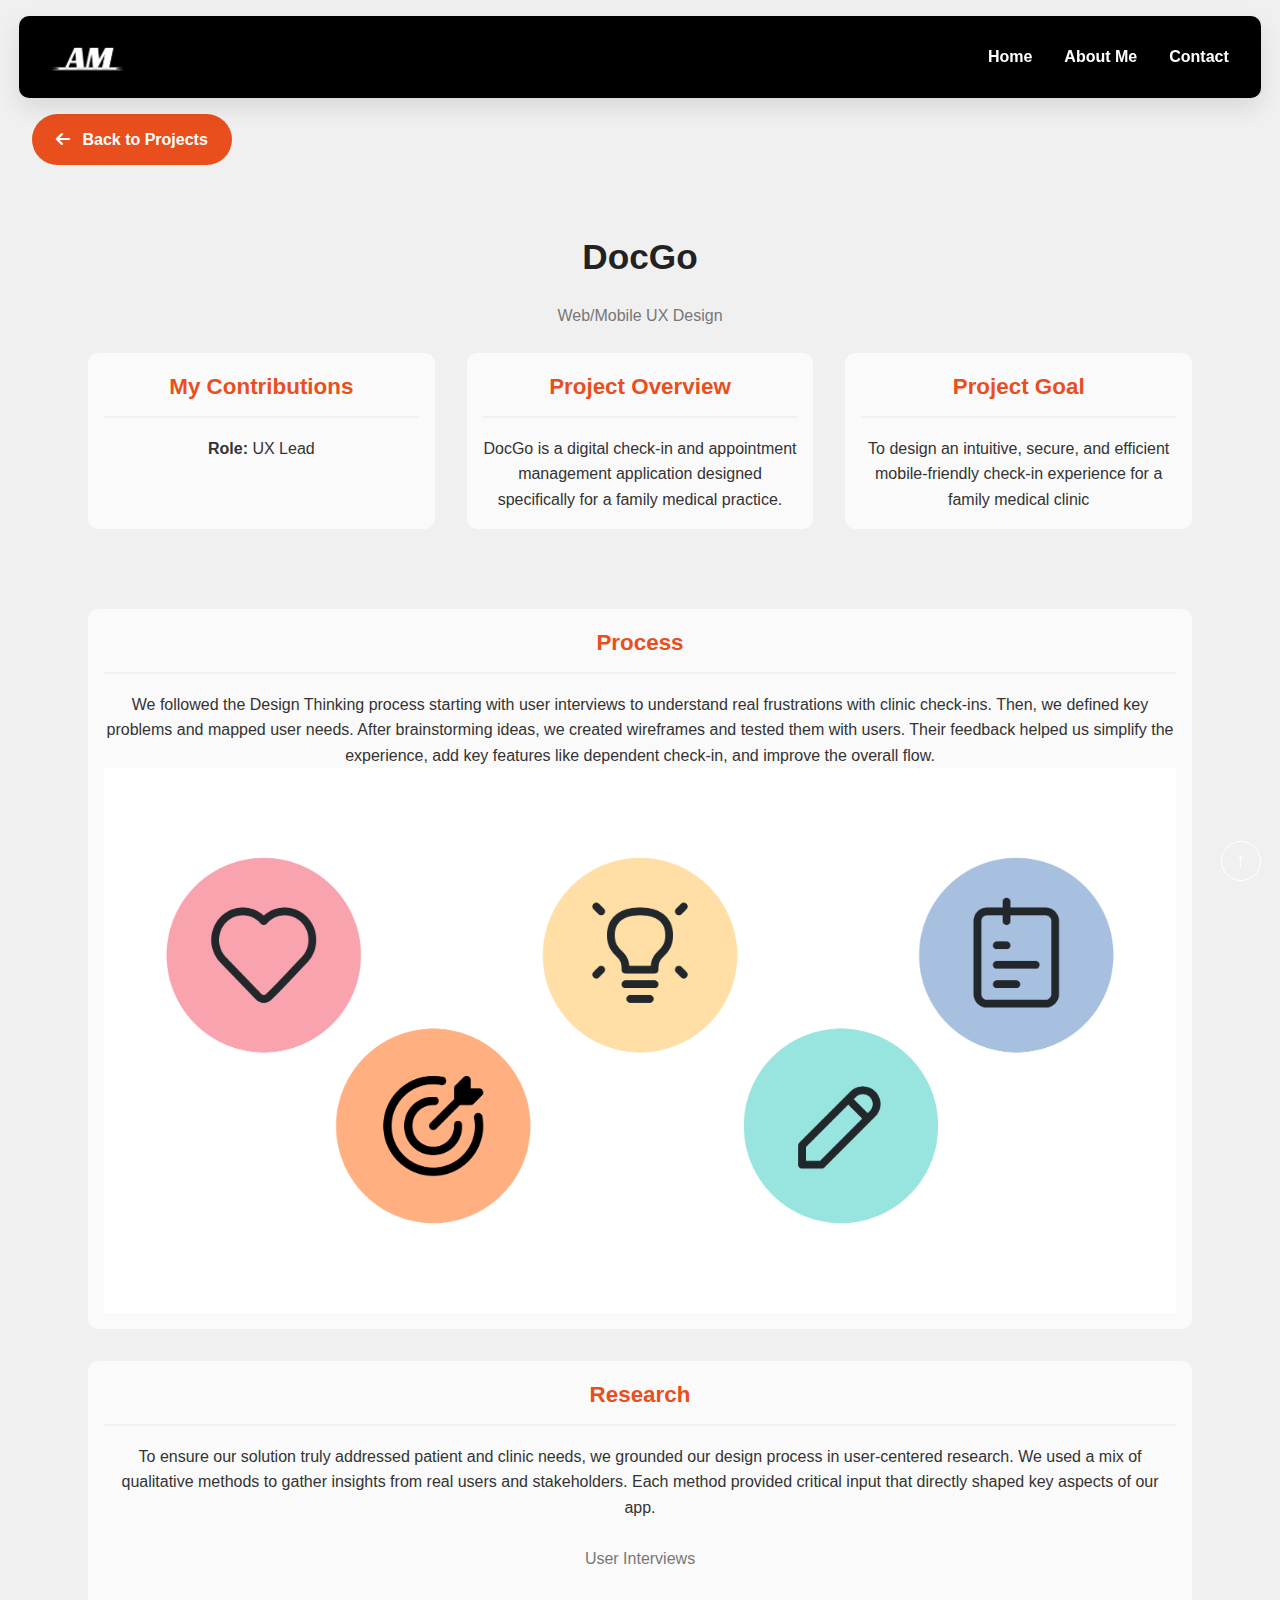
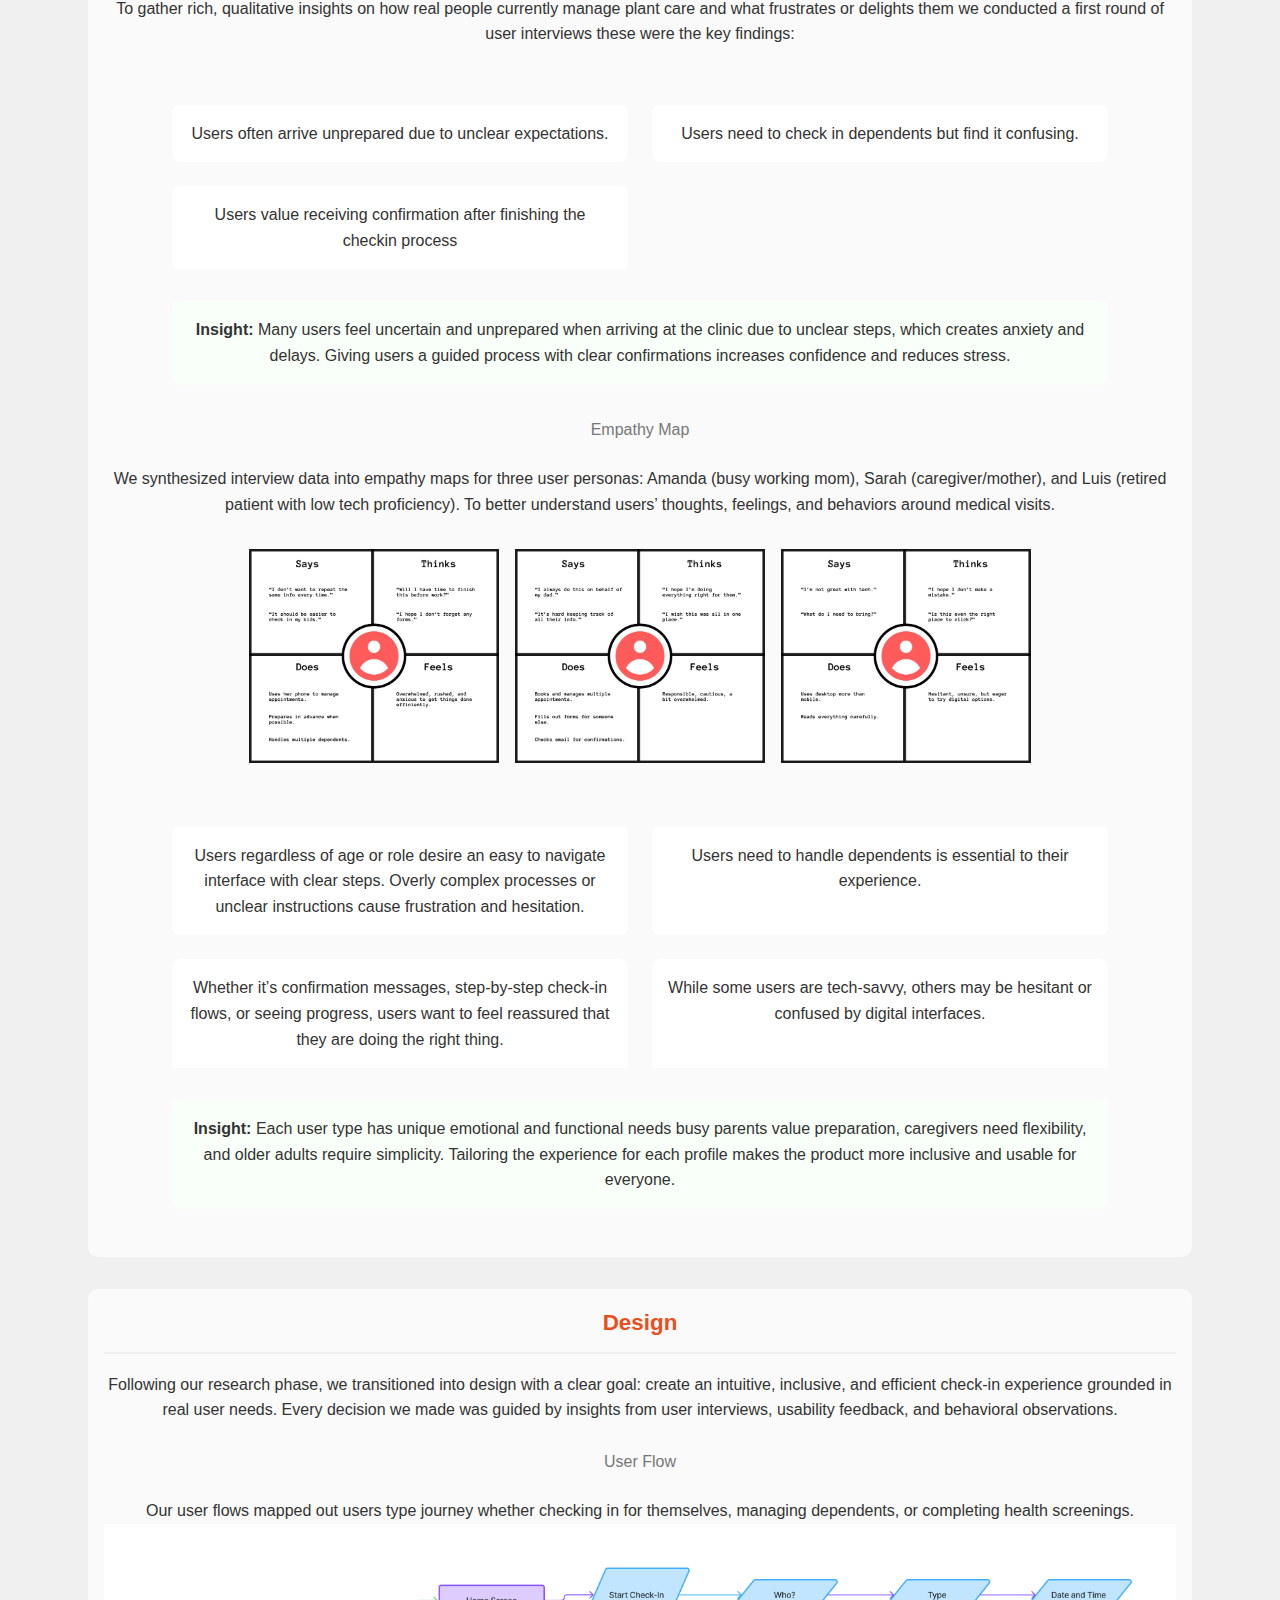
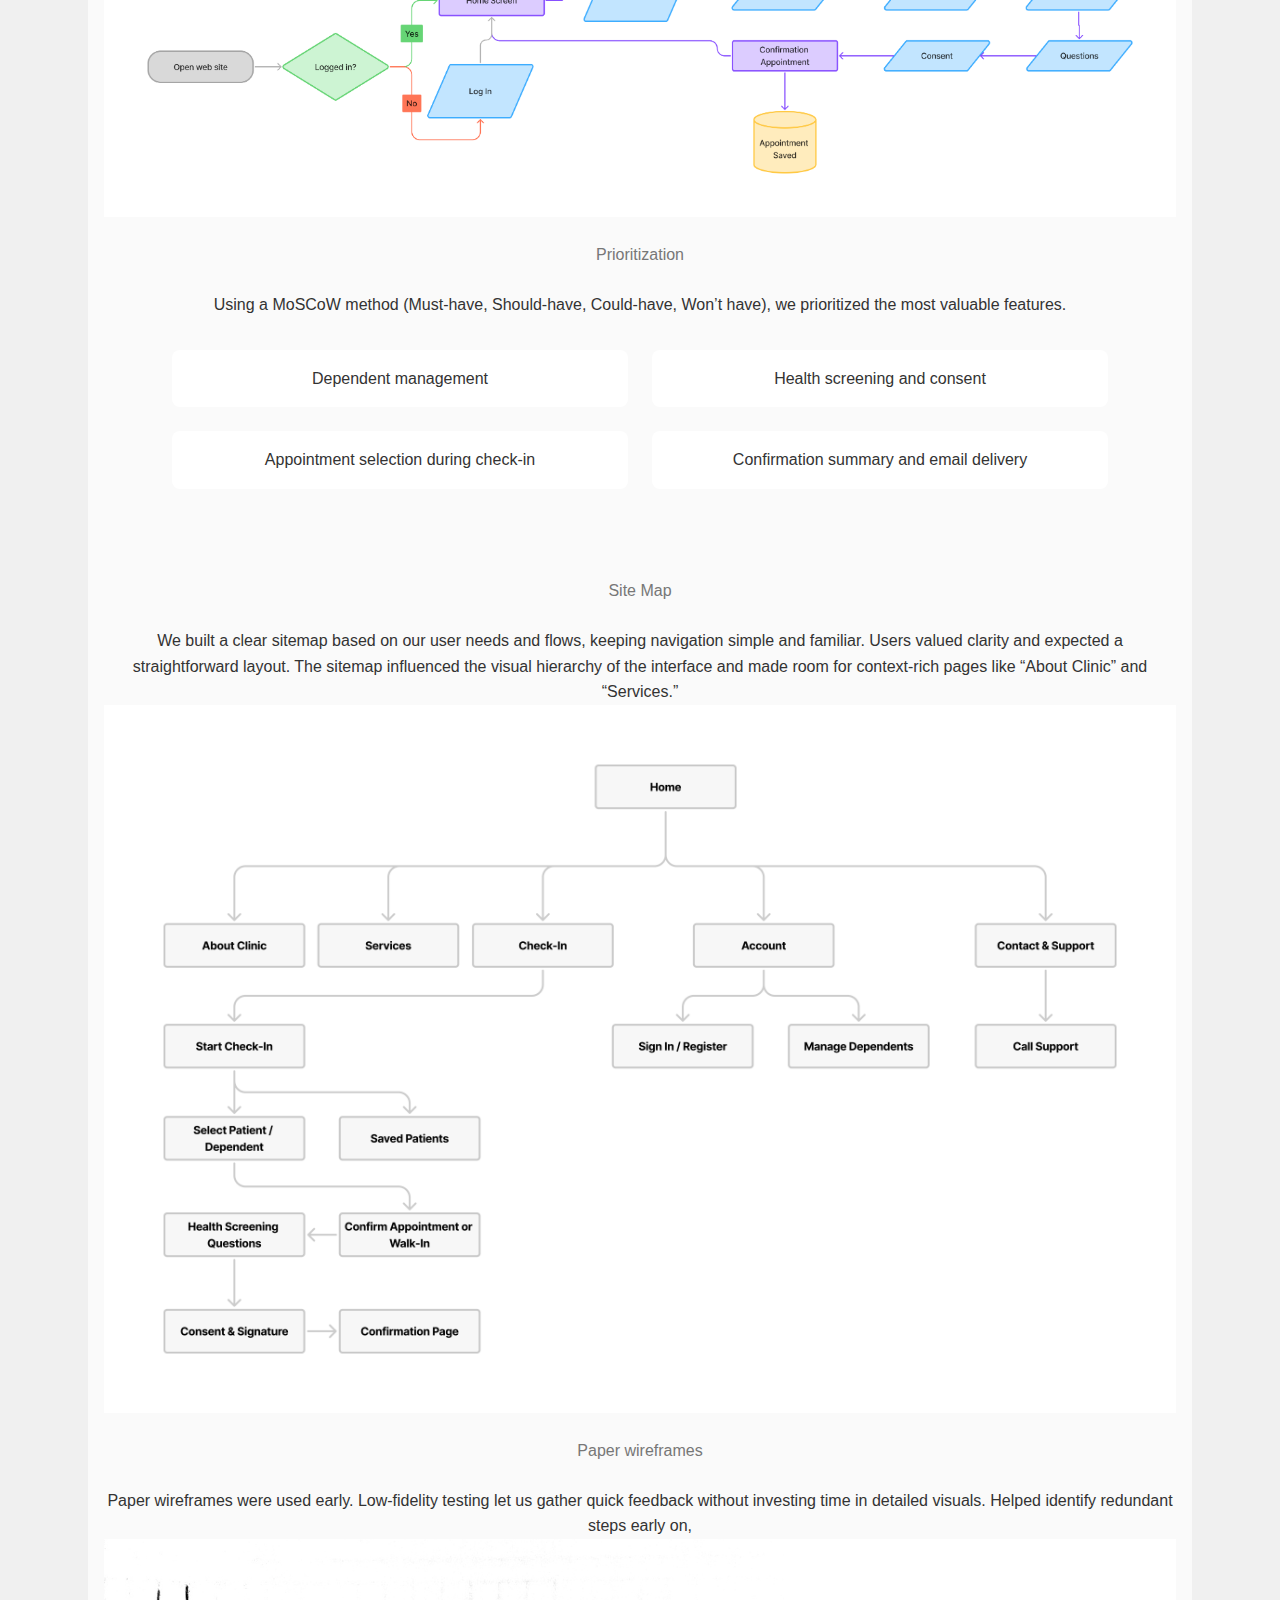
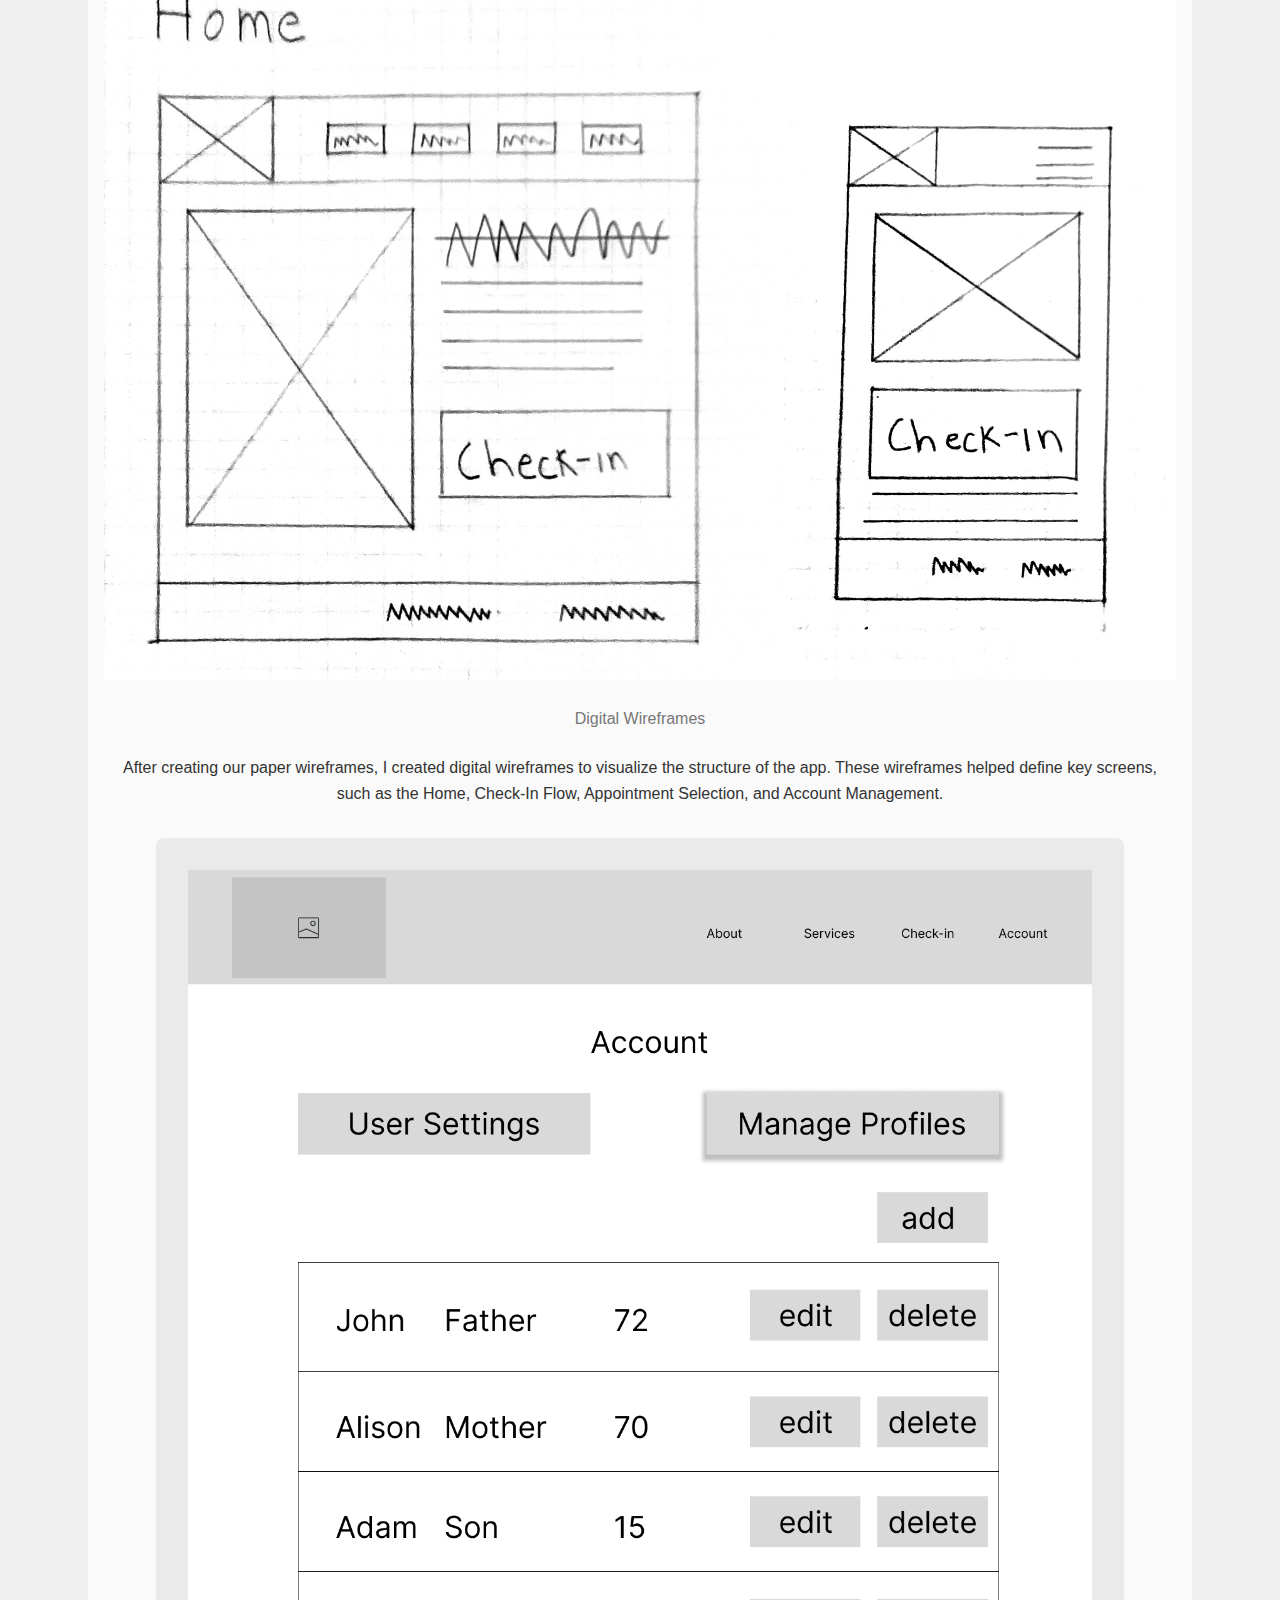
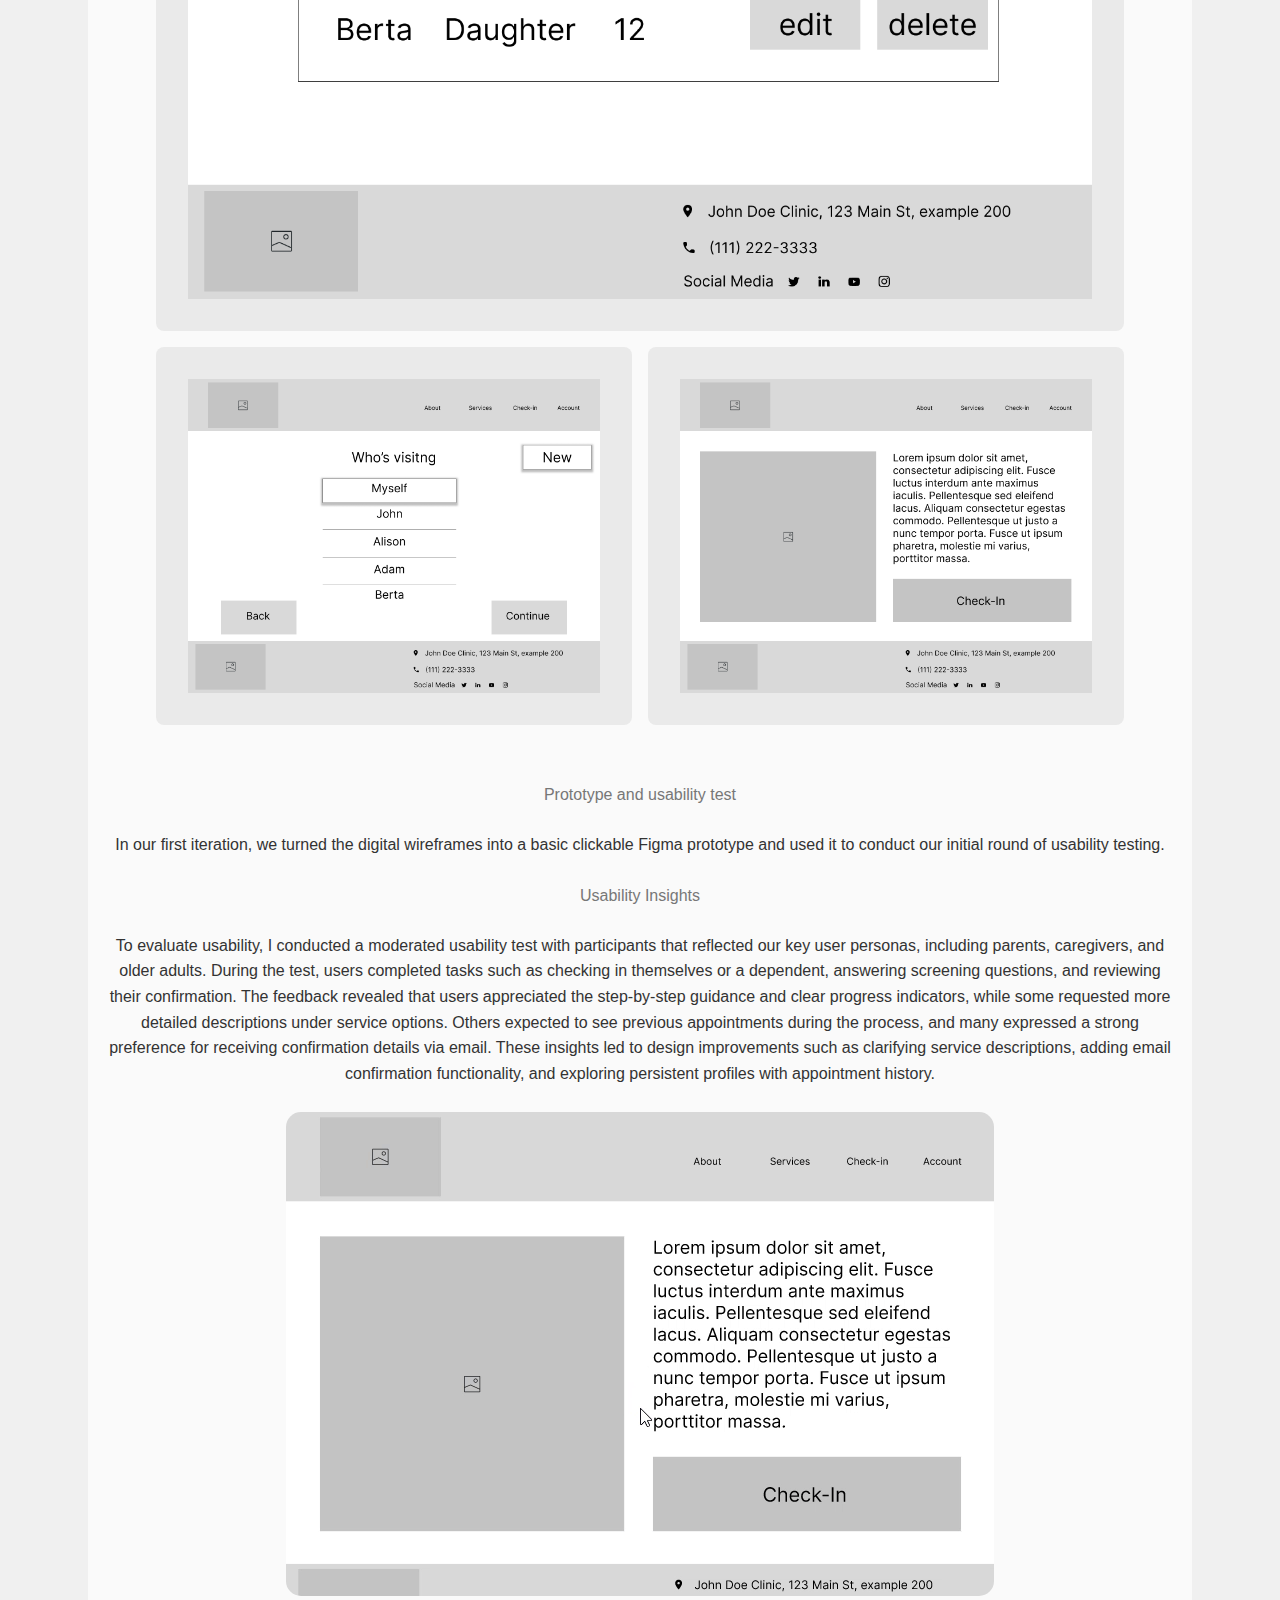
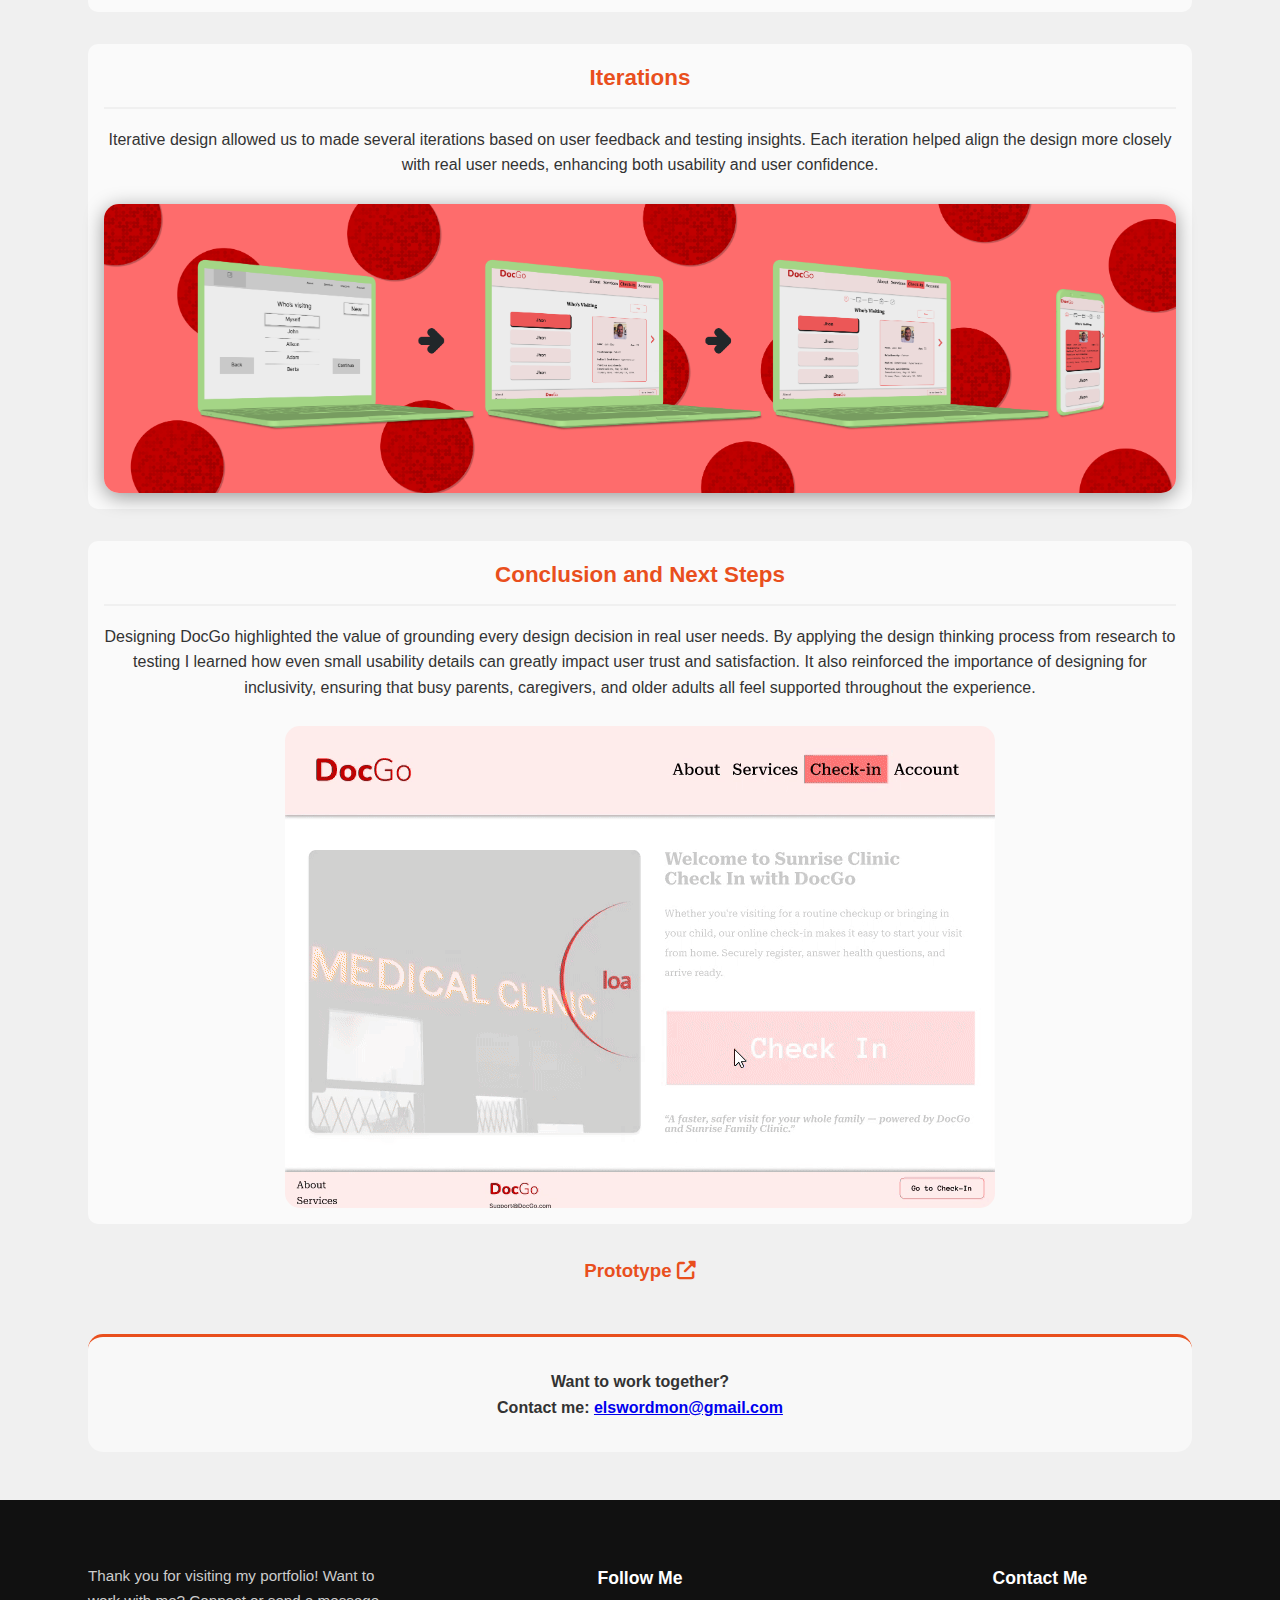
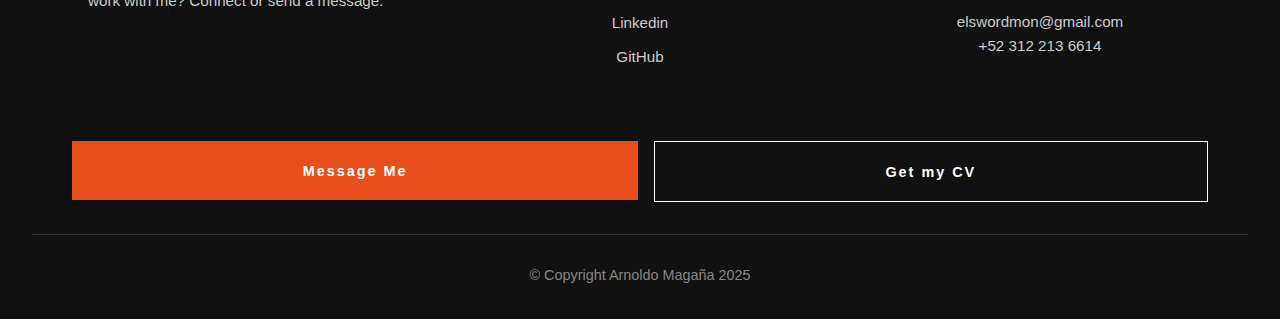
<file: cases/docgo.html>
<!DOCTYPE html>
<html lang="es">
<head>
  <meta charset="UTF-8">
  <meta name="viewport" content="width=device-width, initial-scale=1.0">
  <title>Growmate - Case Study</title>
  <link rel="stylesheet" href="../styles.css">
  <link rel="stylesheet" href="https://cdnjs.cloudflare.com/ajax/libs/font-awesome/6.5.0/css/all.min.css">
</head>
<body class="case-study-page">
  <!-- Navbar -->
  <nav class="navbar">
    <div class="nav-container">
      <div class="logo"><img class="logo-img" src="../logo.png" alt=""></div>
      <div class="burger" id="burger">&#9776;</div>
      <ul class="nav-links" id="navLinks">
        <li><a href="../index.html">Home</a></li>
        <li><a href="../about.html">About Me</a></li>
        <li><a href="index.html#contact">Contact</a></li>
      </ul>
    </div>
  </nav>
  <a href="../index.html" class="back-button">
      <i class="fas fa-arrow-left"></i> Back to Projects
  </a>
  <div class="case-study-container">
    
    <article class="case-study">
      <header>
        <h2>DocGo</h2>
        <h4>Web/Mobile UX Design</h4>
      </header>

      <div class="case-section-grid">

        <section class="case-section">
          <h3>My Contributions</h3>
          <p><strong>Role:</strong> UX Lead</p>
        </section>

        <section class="case-section">
          <h3>Project Overview</h3>
          <p>
            DocGo is a digital check-in and appointment management application designed specifically for a family medical practice.           
          </p>
        </section>

        <section class="case-section">
          <h3>Project Goal</h3>
          <p>
            To design an intuitive, secure, and efficient mobile-friendly check-in experience for a family medical clinic          
          </p>
        </section>
      </div>

      <section class="case-section">
        <h3>Process</h3>
        <p>
          We followed the Design Thinking process starting with user interviews to understand real frustrations with clinic check-ins. Then, we defined key problems and mapped user needs. After brainstorming ideas, we created wireframes and tested them with users. Their feedback helped us simplify the experience, add key features like dependent check-in, and improve the overall flow.        
        </p>
        <img src="../assets/growmate/process.png" alt="">
      </section>

      <section class="case-section">
        <h3>Research</h3>
          <p>
            To ensure our solution truly addressed patient and clinic needs, we grounded our design process in user-centered research. We used a mix of qualitative methods to gather insights from real users and stakeholders. Each method provided critical input that directly shaped key aspects of our app.
          </p>
          <br>

        <h4>User Interviews</h4>
          <p>
            To gather rich, qualitative insights on how real people currently manage plant care and what frustrates or delights them we conducted a first round of user interviews these were the key findings:          
          </p>
          <br>
          <section class="insights-section">
            <div class="insights-grid">
              <div class="insight-box">Users often arrive unprepared due to unclear expectations.</div>
              <div class="insight-box">Users need to check in dependents but find it confusing.</div>
              <div class="insight-box">Users value receiving confirmation after finishing the checkin process</div>
            </div>

            <div class="insight-summary">
              <strong>Insight:</strong> Many users feel uncertain and unprepared when arriving at the clinic due to unclear steps, which creates anxiety and delays. Giving users a guided process with clear confirmations increases confidence and reduces stress.
            </div>
          </section>

        <h4>Empathy Map</h4>
          <p>
            We synthesized interview data into empathy maps for three user personas: Amanda (busy working mom), Sarah (caregiver/mother), and Luis (retired patient with low tech proficiency). To better understand users’ thoughts, feelings, and behaviors around medical visits.
          </p>

        <section class="image-flex">
          <img src="../assets/DocGo/empathymap 1.png" alt="" />
          <img src="../assets/DocGo/empathymap 2.png" alt="" />
          <img src="../assets/DocGo/empathymap 3.png" alt="" />
        </section>

          <section class="insights-section">
            <div class="insights-grid">
              <div class="insight-box">Users regardless of age or role desire an easy to navigate interface with clear steps. Overly complex processes or unclear instructions cause frustration and hesitation.</div>
              <div class="insight-box">Users need to handle dependents is essential to their experience.</div>
              <div class="insight-box">Whether it’s confirmation messages, step-by-step check-in flows, or seeing progress, users want to feel reassured that they are doing the right thing.</div>
              <div class="insight-box">While some users are tech-savvy, others may be hesitant or confused by digital interfaces.</div>
            </div>

            <div class="insight-summary">
              <strong>Insight:</strong> Each user type has unique emotional and functional needs busy parents value preparation, caregivers need flexibility, and older adults require simplicity. Tailoring the experience for each profile makes the product more inclusive and usable for everyone.
            </div>
          </section>
      </section>

      <section class="case-section">
        <h3>Design</h3>
        <p>
          Following our research phase, we transitioned into design with a clear goal: create an intuitive, inclusive, and efficient check-in experience grounded in real user needs. Every decision we made was guided by insights from user interviews, usability feedback, and behavioral observations.
        </p>
        
        <br>
        <h4>User Flow</h4>
        <p>
          Our user flows mapped out  users type journey whether checking in for themselves, managing dependents, or completing health screenings.
        </p>
          <img src="../assets/DocGo/userflowexample.png" alt="" />
        <br>

        <h4>Prioritization</h4>
        <p>
          Using a MoSCoW method (Must-have, Should-have, Could-have, Won’t have), we prioritized the most valuable features.
        </p>
        
          <section class="insights-section">
            <div class="insights-grid">
              <div class="insight-box">Dependent management</div>
              <div class="insight-box">Health screening and consent</div>
              <div class="insight-box">Appointment selection during check-in</div>
              <div class="insight-box">Confirmation summary and email delivery</div>
            </div>
          </section>

        <br>
        <h4>Site Map</h4>
        <p>
          We built a clear sitemap based on our user needs and flows, keeping navigation simple and familiar. Users valued clarity and expected a straightforward layout. The sitemap influenced the visual hierarchy of the interface and made room for context-rich pages like “About Clinic” and “Services.”
        </p>
          <img  src="../assets/DocGo/sitemap.png" alt="" />
        <br>

        <h4>Paper wireframes</h4>
        <p>
          Paper wireframes were used early. Low-fidelity testing let us gather quick feedback without investing time in detailed visuals. Helped identify redundant steps early on,
        </p>
          <img src="../assets/DocGo/paperwireframedocgo.png" alt="" />
        <br>

        <h4>Digital Wireframes</h4>
        <p>
          After creating our paper wireframes, I created digital wireframes to visualize the structure of the app. These wireframes helped define key screens, such as the Home, Check-In Flow, Appointment Selection, and Account Management.
        </p>
        <section class="image-grid">
          <img class="item item1" src="../assets/DocGo/account.png" alt="" />
          <img class="item item2" src="../assets/DocGo/checkin1.png" alt="" />
          <img class="item item3" src="../assets/DocGo/home.png" alt="" />
        </section>
        <br>

        <h4>Prototype and usability test</h4>
        <p>
          In our first iteration, we turned the digital wireframes into a basic clickable Figma prototype and used it to conduct our initial round of usability testing.
        </p>
        <br>
        <h4>Usability Insights</h4>
        <p>
          To evaluate usability, I conducted a moderated usability test with participants that reflected our key user personas, including parents, caregivers, and older adults. During the test, users completed tasks such as checking in themselves or a dependent, answering screening questions, and reviewing their confirmation. The feedback revealed that users appreciated the step-by-step guidance and clear progress indicators, while some requested more detailed descriptions under service options. Others expected to see previous appointments during the process, and many expressed a strong preference for receiving confirmation details via email. These insights led to design improvements such as clarifying service descriptions, adding email confirmation functionality, and exploring persistent profiles with appointment history.
        </p>
        <br>
        <img class="gif" src="../assets/DocGo/lofi prototype gif.gif" alt="">

      </section>

      <section class="case-section">
        <h3>Iterations</h3>
        <p>
          Iterative design allowed us to made several iterations based on user feedback and testing insights. Each iteration helped align the design more closely with real user needs, enhancing both usability and user confidence.
        </p>
        <br>
        <img class="conclusion-img" src="../assets/DocGo/iterations png.png" alt="">
      </section>


      <section class="case-section">
        <h3>Conclusion and Next Steps</h3>
        <p>
          Designing DocGo highlighted the value of grounding every design decision in real user needs. By applying the design thinking process from research to testing I learned how even small usability details can greatly impact user trust and satisfaction. It also reinforced the importance of designing for inclusivity, ensuring that busy parents, caregivers, and older adults all feel supported throughout the experience.
        </p>
        <br>
        <img class="gif" src="../assets/DocGo/gif hifi protoype.gif" alt="">
      </section>

      <a class="link-to" href="https://www.figma.com/proto/fFEu7vsBB6WqYaBOpUEy3G/docsapp?node-id=242-4454&p=f&t=YyUTvul70FiKwDbf-1&scaling=scale-down&content-scaling=fixed&page-id=180%3A1620&starting-point-node-id=242%3A4454&show-proto-sidebar=1" 
      target="_blank"><h3>Prototype <i class="fa-solid fa-up-right-from-square"></i> </h3></a> 

      <footer class="case-footer">
        <p><strong>Want to work together?</strong><br>
        Contact me: <a href="mailto:elswordmon@gmail.com">elswordmon@gmail.com</a></p>
      </footer>
    </article>
  </div>

  <!-- Footer -->
  <footer class="main-footer" id="contact">
    <div class="footer-content">
      <div class="footer-column about">
        <p>
          Thank you for visiting my portfolio! Want to work with me? Connect or send a message.
        </p>
      </div>
      <div class="footer-column links">
        <h3>Follow Me</h3>
        <ul>
          <li><a href="https://www.linkedin.com/in/amcernas">Linkedin</a></li>
        </ul>
        <ul>
          <li><a href="https://github.com/AMCernas">GitHub</a></li>
        </ul>
      </div>
      <div class="footer-column contact">
        <h3>Contact Me</h3>
        <p>elswordmon@gmail.com</p>
        <p>+52 312 213 6614</p>
      </div>
    </div>

    <div class="footer-buttons">
        <a href= "mailto: elswordmon@gmail.com" class="boton footer-button-link"> 
          <button class="footer-btn red">Message Me</button>
        </a>
        <a href="../CVA.pdf" target="_blank" class="boton footer-button-link">
          <button class="footer-btn outline">Get my CV</button>
        </a>
    </div>

    <div class="footer-bottom">
      <p>&copy; Copyright Arnoldo Magaña 2025<br>
    </div>

    <a href="#" class="back-to-top">↑</a>
  </footer>

  <script>
    // Menú burger
    const burger = document.querySelector('.burger');
    const navLinks = document.querySelector('.nav-links');
    
    if(burger && navLinks) {
      burger.addEventListener('click', () => {
        navLinks.classList.toggle('show');
      });
    }

    // Navbar sticky
    window.addEventListener('scroll', () => {
      const navbar = document.querySelector('.navbar');
      if (window.scrollY > 50) {
        navbar.classList.add('scrolled');
      } else {
        navbar.classList.remove('scrolled');
      }
    });

    // Inicializar navbar como visible
    document.addEventListener('DOMContentLoaded', function() {
      const navbar = document.querySelector('.navbar');
      navbar.classList.add('visible');
    });
  </script>
</body>
</html>
</file>
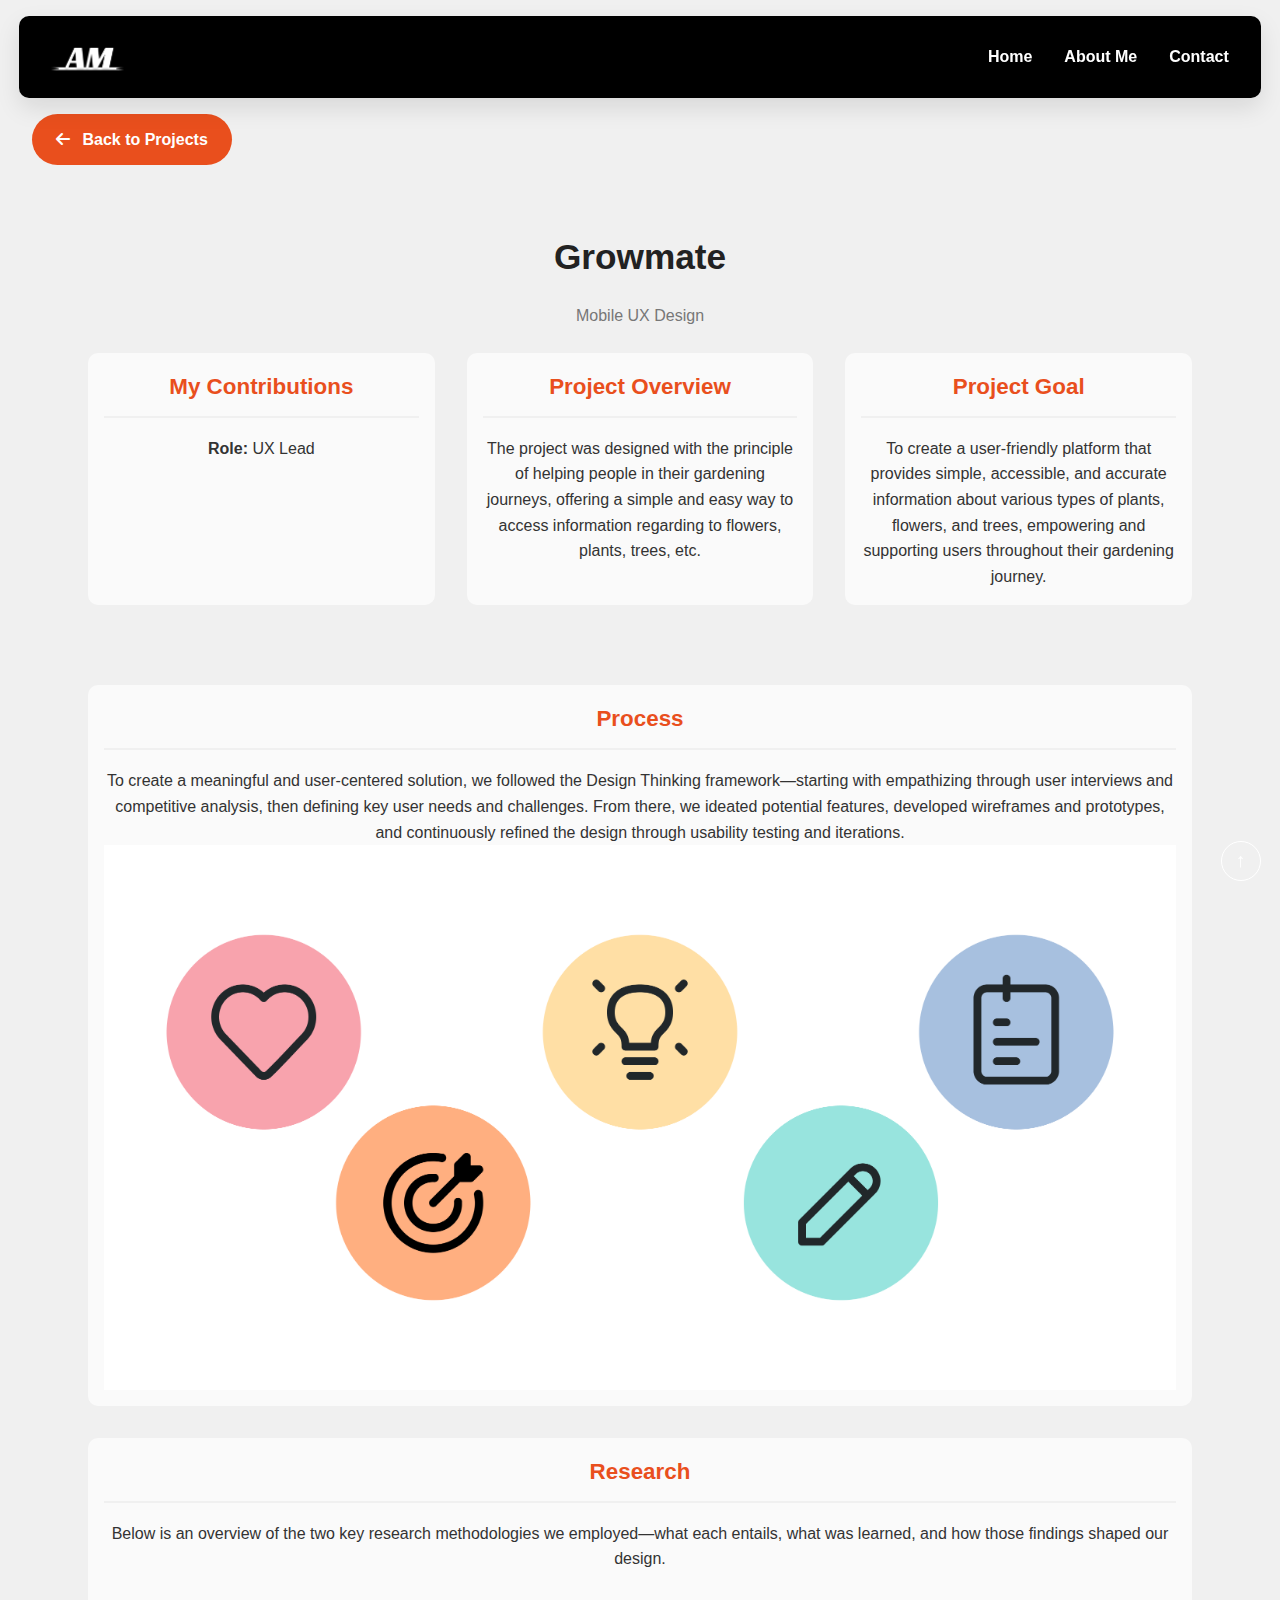
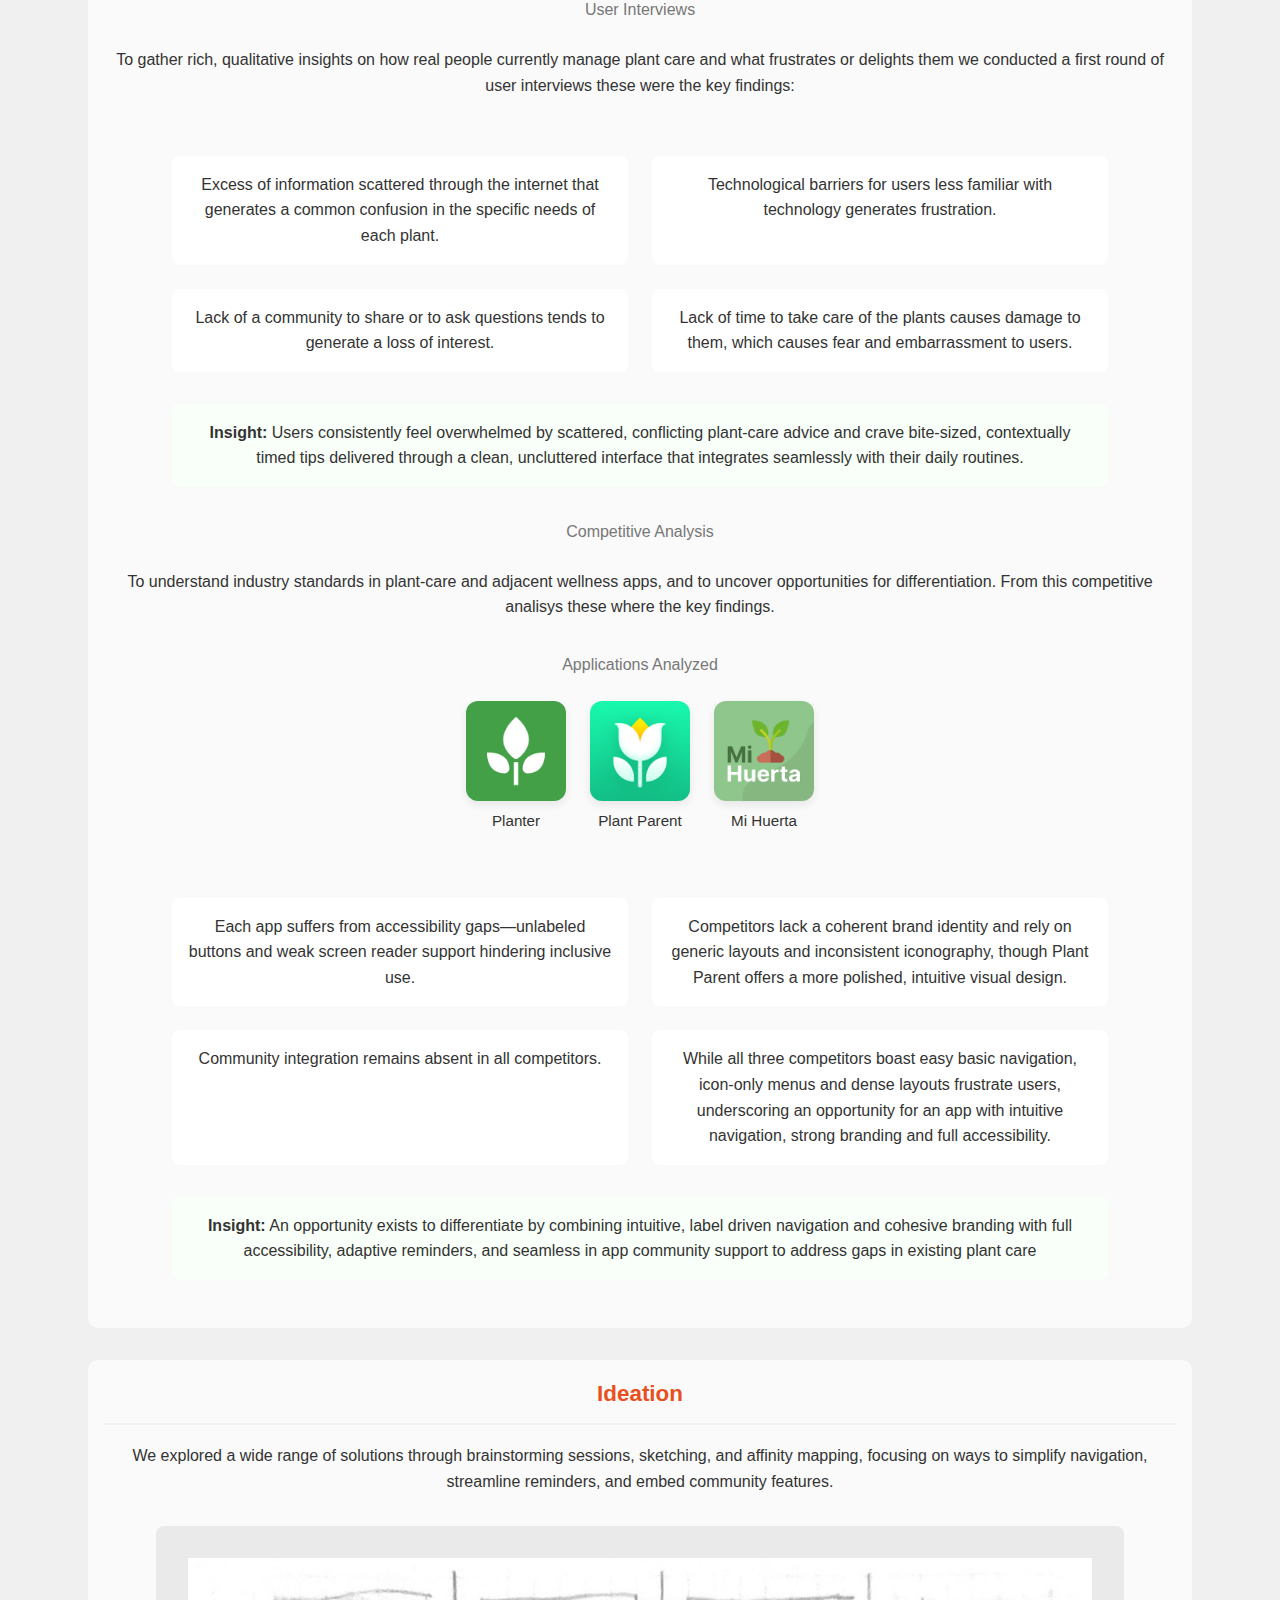
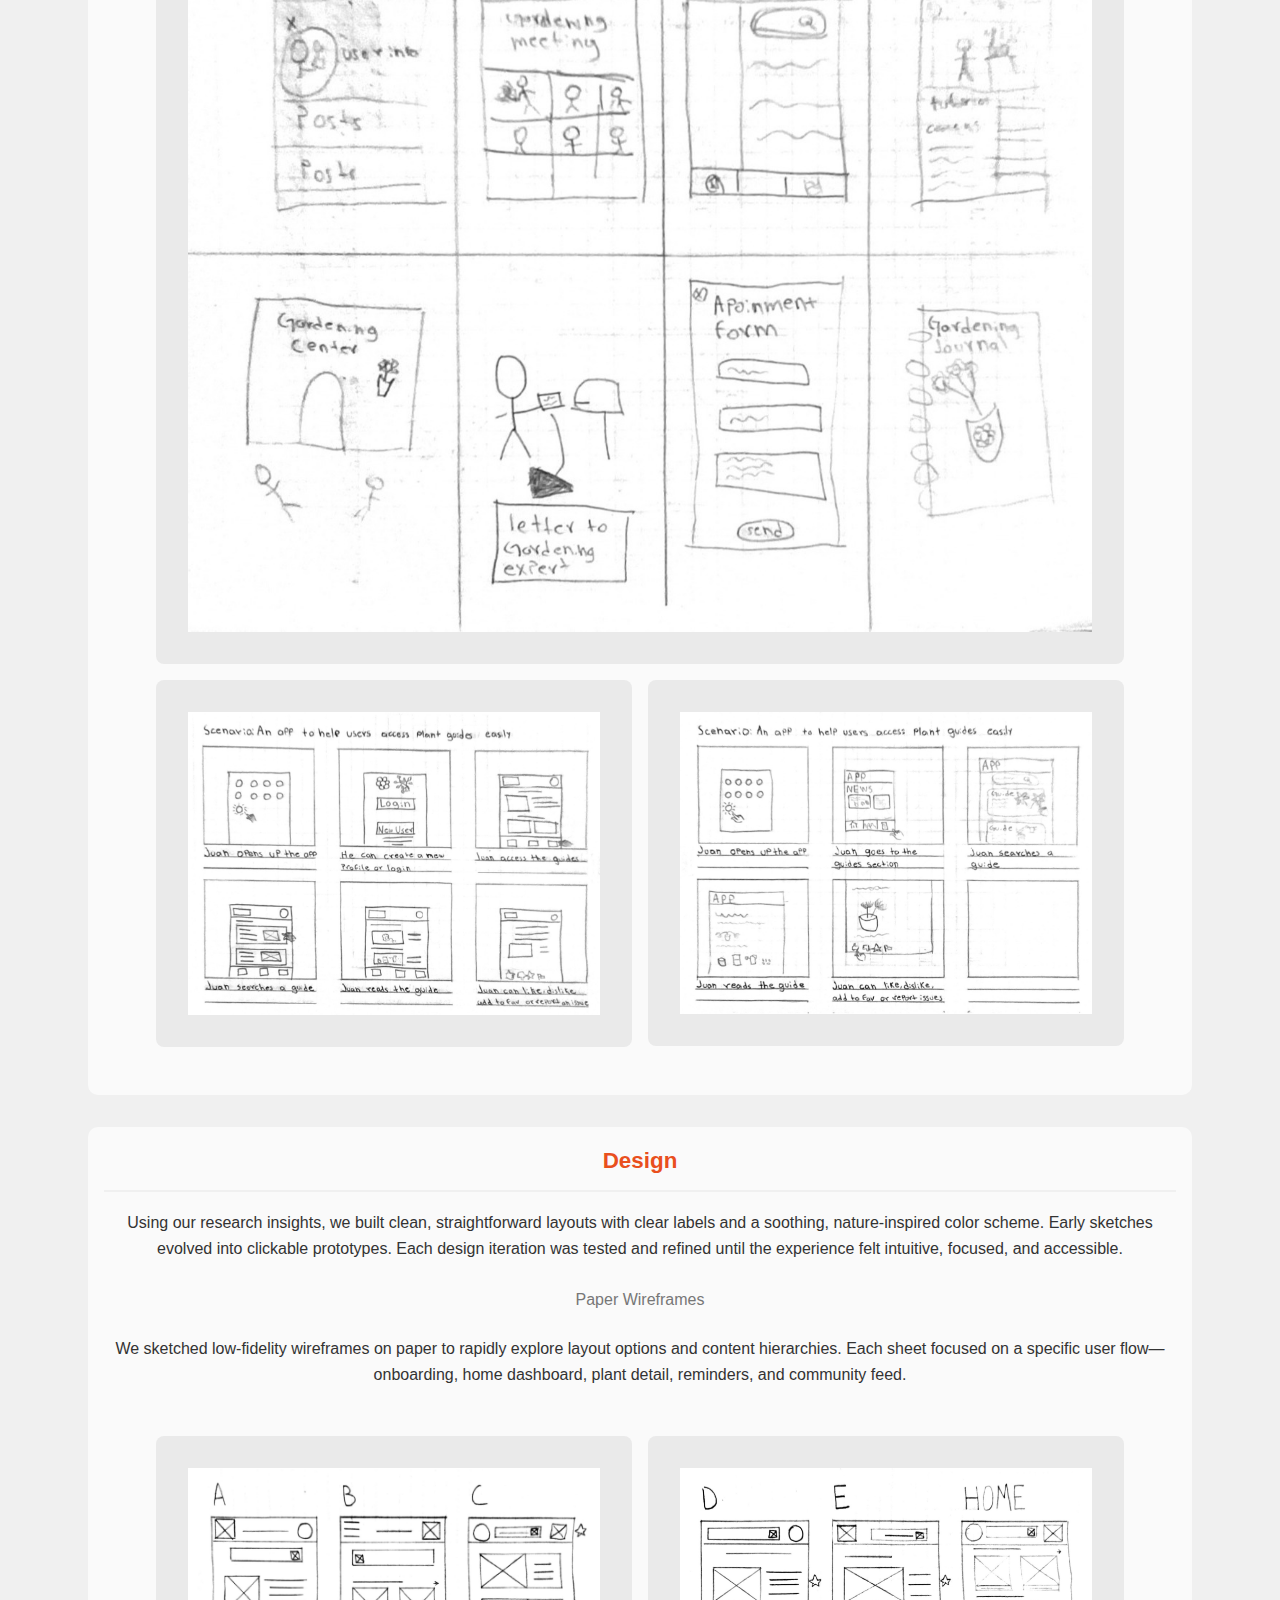
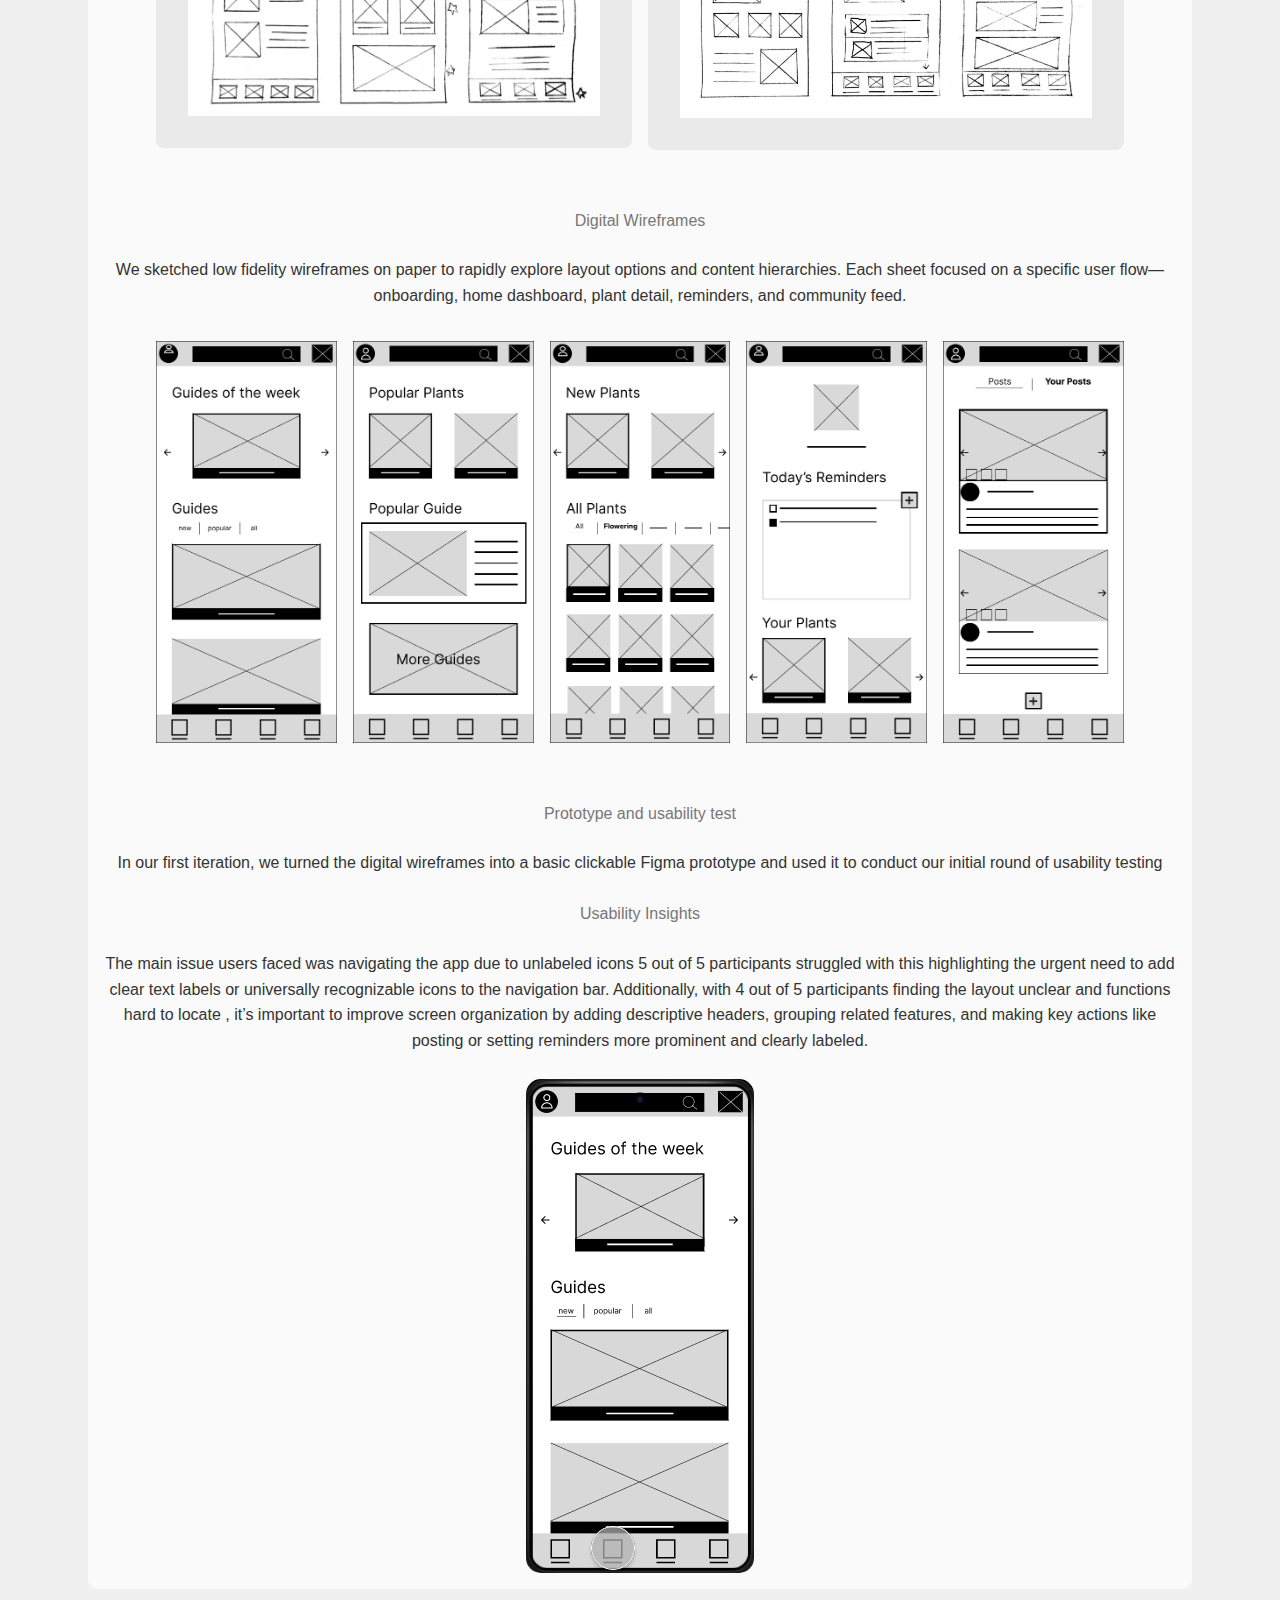
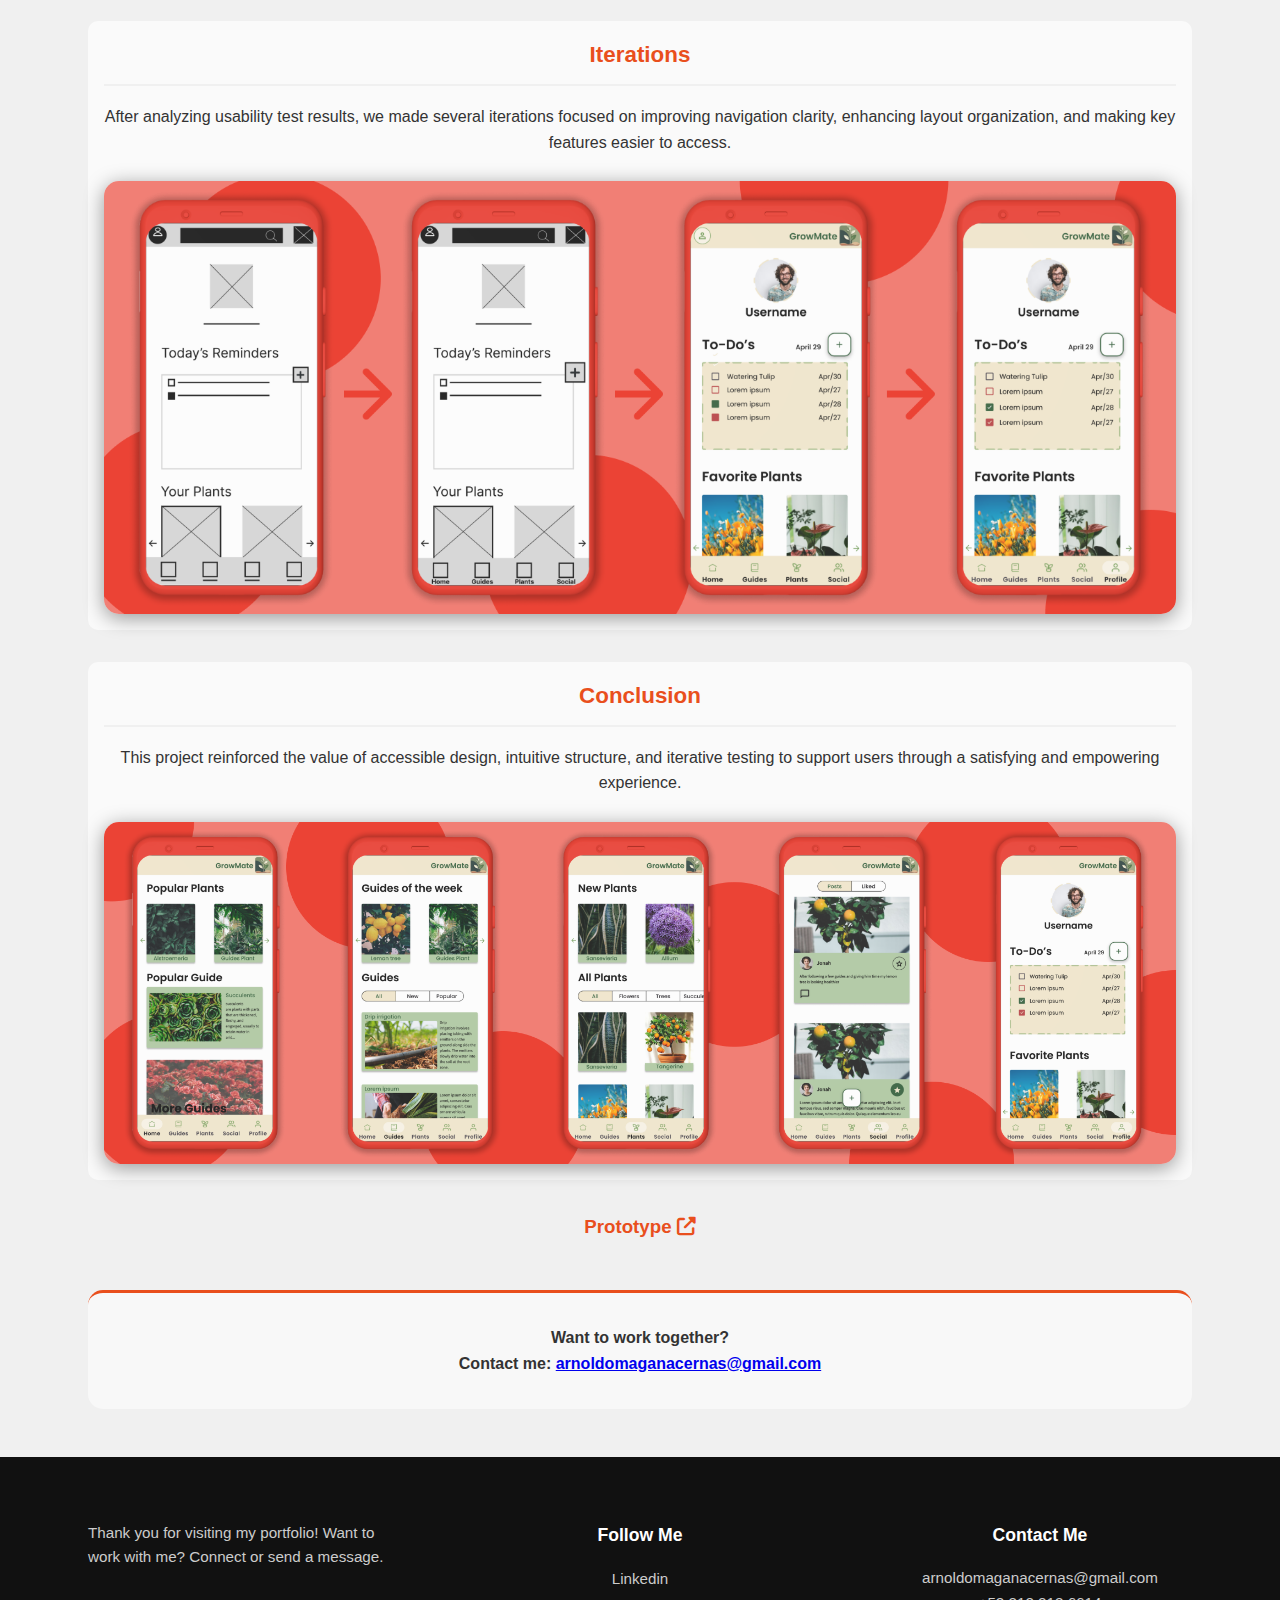
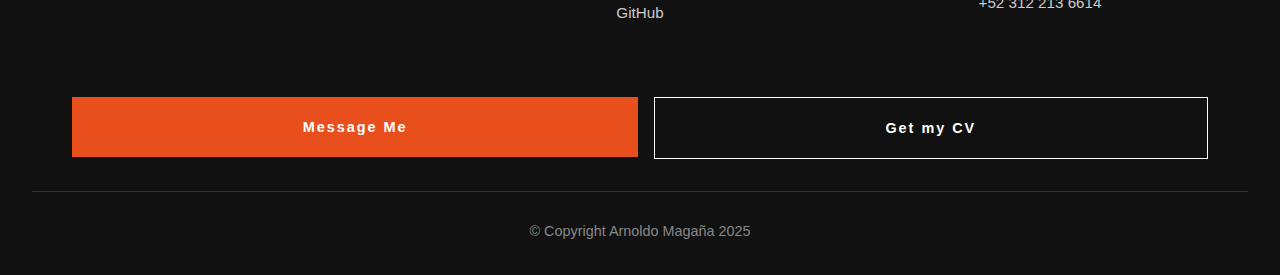
<file: cases/growmate.html>
<!DOCTYPE html>
<html lang="es">
<head>
  <meta charset="UTF-8">
  <meta name="viewport" content="width=device-width, initial-scale=1.0">
  <title>Growmate - Case Study</title>
  <link rel="stylesheet" href="../styles.css">
  <link rel="stylesheet" href="https://cdnjs.cloudflare.com/ajax/libs/font-awesome/6.5.0/css/all.min.css">
</head>
<body class="case-study-page">

  <!-- Navbar -->
  <nav class="navbar">
    <div class="nav-container">
      <div class="logo"><img class="logo-img" src="../logo.png" alt=""></div>
      <div class="burger" id="burger">&#9776;</div>
      <ul class="nav-links" id="navLinks">
        <li><a href="../index.html">Home</a></li>
        <li><a href="../about.html">About Me</a></li>
        <li><a href="index.html#contact">Contact</a></li>
      </ul>
    </div>
  </nav>
  <!-- Back Buton -->
  <a href="../index.html" class="back-button">
      <i class="fas fa-arrow-left"></i> Back to Projects
  </a>
  <div class="case-study-container">
    
    <article class="case-study">
      <header>
        <h2>Growmate</h2>
        <h4>Mobile UX Design</h4>
      </header>

      <div class="case-section-grid">

        <section class="case-section">
          <h3>My Contributions</h3>
          <p><strong>Role:</strong> UX Lead</p>
        </section>

        <section class="case-section">
          <h3>Project Overview</h3>
          <p>
            The project was designed with the principle of helping people in their gardening journeys, offering a simple and easy way to access information regarding to flowers, plants, trees, etc.
          </p>
        </section>

        <section class="case-section">
          <h3>Project Goal</h3>
          <p>
            To create a user-friendly platform that provides simple, accessible, and accurate information about various types of plants, flowers, and trees, empowering and supporting users throughout their gardening journey.
          </p>
        </section>
      </div>

      <section class="case-section">
        <h3>Process</h3>
        <p>
          To create a meaningful and user-centered solution, we followed the Design Thinking framework—starting with empathizing through user interviews and competitive analysis, then defining key user needs and challenges. From there, we ideated potential features, developed wireframes and prototypes, and continuously refined the design through usability testing and iterations.
        </p>
        <img src="../assets/growmate/process.png" alt="">
      </section>

      <section class="case-section">
        <h3>Research</h3>
          <p>
            Below is an overview of the two key research methodologies we employed—what each entails, what was learned, and how those findings shaped our design.
          </p>
          <br>

        <h4>User Interviews</h4>
          <p>
            To gather rich, qualitative insights on how real people currently manage plant care and what frustrates or delights them we conducted a first round of user interviews these were the key findings:          
          </p>
          <br>
          <section class="insights-section">
            <div class="insights-grid">
              <div class="insight-box">Excess of information scattered through the internet that generates a common confusion in the specific needs of each plant.</div>
              <div class="insight-box">Technological barriers for users less familiar with technology generates frustration.</div>
              <div class="insight-box">Lack of a community to share or to ask questions tends to generate a loss of interest.</div>
              <div class="insight-box">Lack of time to take care of the plants causes damage to them, which causes fear and embarrassment to users.</div>
            </div>

            <div class="insight-summary">
              <strong>Insight:</strong> Users consistently feel overwhelmed by scattered, conflicting plant-care advice and crave bite-sized, contextually timed tips delivered through a clean, uncluttered interface that integrates seamlessly with their daily routines.
            </div>
          </section>

        <h4>Competitive Analysis</h4>
          <p>
            To understand industry standards in plant‑care and adjacent wellness apps, and to uncover opportunities for differentiation. From this competitive analisys these where the key findings.
          </p>
        <section class="apps-section">
          <h4>Applications Analyzed</h4>
          <div class="apps-grid">
            <div class="app-item">
              <img src="../assets/growmate/AA1.png" alt="Planter icon">
              <p>Planter</p>
            </div>
            <div class="app-item">
              <img src="../assets/growmate/AA2.png" alt="Plant Parent icon">
              <p>Plant Parent</p>
            </div>
            <div class="app-item">
              <img src="../assets/growmate/AA3.jpg" alt="Mi Huerta icon">
              <p>Mi Huerta</p>
            </div>
          </div>
        </section>
          <section class="insights-section">
            <div class="insights-grid">
              <div class="insight-box">Each app suffers from accessibility gaps—unlabeled buttons and weak screen reader support hindering inclusive use.</div>
              <div class="insight-box">Competitors lack a coherent brand identity and rely on generic layouts and inconsistent iconography, though Plant Parent offers a more polished, intuitive visual design.</div>
              <div class="insight-box">Community integration remains absent in all competitors.</div>
              <div class="insight-box">While all three competitors boast easy basic navigation, icon‑only menus and dense layouts frustrate users, underscoring an opportunity for an app with intuitive navigation, strong branding and full accessibility.</div>
            </div>

            <div class="insight-summary">
              <strong>Insight:</strong> An opportunity exists to differentiate by combining intuitive, label driven navigation and cohesive branding with full accessibility, adaptive reminders, and seamless in app community support to address gaps in existing plant care
            </div>
          </section>
      </section>

      <section class="case-section">
        <h3>Ideation</h3>
        <p>
          We explored a wide range of solutions through brainstorming sessions, sketching, and affinity mapping, focusing on ways to simplify navigation, streamline reminders, and embed community features.
        </p>
        <section class="image-grid">
          <img class="item item1" src="../assets/growmate/sketch1.jpg" alt="" />
          <img class="item item2" src="../assets/growmate/sketch2.jpg" alt="" />
          <img class="item item3" src="../assets/growmate/sketch3.jpg" alt="" />
        </section>
      </section>

      <section class="case-section">
        <h3>Design</h3>
        <p>
          Using our research insights, we built clean, straightforward layouts with clear labels and a soothing, nature-inspired color scheme. Early sketches evolved into clickable prototypes. Each design iteration was tested and refined until the experience felt intuitive, focused, and accessible.
        </p>
        <br>
        <h4>Paper Wireframes</h4>
        <p>
          We sketched low‑fidelity wireframes on paper to rapidly explore layout options and content hierarchies. Each sheet focused on a specific user flow—onboarding, home dashboard, plant detail, reminders, and community feed.
        </p>
        <section class="image-grid">
          <img class="item item2" src="../assets/growmate/pw1.jpg" alt="" />
          <img class="item item3" src="../assets/growmate/pw2.jpg" alt="" />
        </section>
        <br>
        <h4>Digital Wireframes</h4>
        <p>
          We sketched low fidelity wireframes on paper to rapidly explore layout options and content hierarchies. Each sheet focused on a specific user flow—onboarding, home dashboard, plant detail, reminders, and community feed.
        </p>
        <section class="image-flex">
          <img src="../assets/growmate/dw1.png" alt="" />
          <img src="../assets/growmate/dw2.png" alt="" />
          <img src="../assets/growmate/dw3.png" alt="" />
          <img src="../assets/growmate/dw4.png" alt="" />
          <img src="../assets/growmate/dw5.png" alt="" />
        </section>
        <br>
        <h4>Prototype and usability test</h4>
        <p>
          In our first iteration, we turned the digital wireframes into a basic clickable Figma prototype and used it to conduct our initial round of usability testing
        </p>
        <br>
        <h4>Usability Insights</h4>
        <p>
          The main issue users faced was navigating the app due to unlabeled icons 5 out of 5 participants struggled with this highlighting the urgent need  to add clear text labels or universally recognizable icons to the navigation bar. Additionally, with 4 out of 5 participants finding the layout unclear and functions hard to locate , it’s important to improve screen organization by adding descriptive headers, grouping related features, and making key actions like posting or setting reminders more prominent and clearly labeled.
        </p>
        <br>
        <img class="gif" src="../assets/growmate/dwproto.gif" alt="">

      </section>

      <section class="case-section">
        <h3>Iterations</h3>
        <p>
          After analyzing usability test results, we made several iterations focused on improving navigation clarity, enhancing layout organization, and making key features easier to access.
        </p>
        <br>
        <img class="conclusion-img" src="../assets/growmate/iterations.png" alt="">
      </section>


      <section class="case-section">
        <h3>Conclusion</h3>
        <p>
          This project reinforced the value of accessible design, intuitive structure, and iterative testing to support users through a satisfying and empowering experience.
        </p>
        <br>
        <img class="conclusion-img" src="../assets/growmate/conclusion.png" alt="">
      </section>

      
      <a class="link-to" href="https://www.figma.com/proto/ZgFypCNQF99u9JCGZ7x5O7/Digital-wireframes?node-id=367-1801&p=f&t=aZXWr5p7c1ICY64b-1&scaling=scale-down&content-scaling=fixed&page-id=367%3A1529&starting-point-node-id=367%3A1801" 
      target="_blank"><h3>Prototype <i class="fa-solid fa-up-right-from-square"></i> </h3></a> 

      <footer class="case-footer">
        <p><strong>Want to work together?</strong><br>
        Contact me: <a href="mailto: arnoldomaganacernas@gmail.com">arnoldomaganacernas@gmail.com</a></p>
      </footer>
    </article>
  </div>

  <!-- Footer -->
  <footer class="main-footer" id="contact">
    <div class="footer-content">
      <div class="footer-column about">
        <p>
          Thank you for visiting my portfolio! Want to work with me? Connect or send a message.
        </p>
      </div>
      <div class="footer-column links">
        <h3>Follow Me</h3>
        <ul>
          <li><a href="www.linkedin.com/in/amcernas">Linkedin</a></li>
        </ul>
        <ul>
          <li><a href="https://github.com/AMCernas">GitHub</a></li>
        </ul>
      </div>
      <div class="footer-column contact">
        <h3>Contact Me</h3>
        <p>arnoldomaganacernas@gmail.com</p>
        <p>+52 312 213 6614</p>
      </div>
    </div>

    <div class="footer-buttons">
        <a href= "mailto: arnoldomaganacernas@gmail.com" class="boton footer-button-link"> 
          <button class="footer-btn red">Message Me</button>
        </a>
        <a href="../ArnoldoMaganaCernas_CV.pdf" target="_blank" class="boton footer-button-link">
          <button class="footer-btn outline">Get my CV</button>
        </a>
    </div>

    <div class="footer-bottom">
      <p>&copy; Copyright Arnoldo Magaña 2025<br>
    </div>

    <a href="#" class="back-to-top">↑</a>
  </footer>

  <script>
    // Burger
    const burger = document.querySelector('.burger');
    const navLinks = document.querySelector('.nav-links');
    
    if(burger && navLinks) {
      burger.addEventListener('click', () => {
        navLinks.classList.toggle('show');
      });
    }

    // Navbar
    window.addEventListener('scroll', () => {
      const navbar = document.querySelector('.navbar');
      if (window.scrollY > 50) {
        navbar.classList.add('scrolled');
      } else {
        navbar.classList.remove('scrolled');
      }
    });

    // Visible NavBar
    document.addEventListener('DOMContentLoaded', function() {
      const navbar = document.querySelector('.navbar');
      navbar.classList.add('visible');
    });
  </script>
</body>

</html>
</file>
<file: styles.css>
/* RESET BÁSICO */
* {
  margin: 0;
  padding: 0;
  box-sizing: border-box;
}

html {
  scroll-behavior: smooth;
}

body {
  font-family: 'Segoe UI', sans-serif;
  line-height: 1.6;
  background-color: #f0f0f0;
  overflow-x: hidden;
}

.main-content {
  opacity: 0;
  transform: translateY(30px);
  transition: all 0.8s ease;
}

.main-content.visible {
  opacity: 1;
  transform: translateY(0);
}

/* NAV */
.navbar {
  width: 97%;
  margin: 1em auto;
  background-color: black;
  border-radius: 10px;
  box-shadow: 0 10px 25px rgba(0, 0, 0, 0.1);
  padding: 1em 2em;
  opacity: 0;
  transform: translateY(-100%);
  transition: all 0.6s ease;
  position: sticky;
  top: 1em;
  z-index: 999;
  min-height: 80px;
  background-color: rgba(0, 0, 0, 1);
  backdrop-filter: blur(10px);
}

.navbar.visible {
  opacity: 1;
  transform: translateY(0);
}

.navbar.scrolled {
  background-color: rgba(0, 0, 0, 0.5);
  padding: 1em 1.5em;
  width:93%;
}

.nav-container {
  display: flex;
  justify-content: space-between;
  align-items: center;
}

.logo {
  font-weight: bold;
  font-size: 1.5rem;
  color: white;
}

.logo-img{
  width: 25%;
  height: auto;
  margin-top: 15px;
  
}

/* LINKS */
.nav-links {
  list-style: none;
  display: flex;
  gap: 2em;
}

.nav-links li a {
  text-decoration: none;
  color: white;
  font-weight: bold;
  transition: color 0.3s;
}

.nav-links li a:hover {
  color: #cc3f10;
}

/* BMENU*/
.burger {
  font-size: 2rem;
  display: none;
  cursor: pointer;
  color: white;
}

/* HEADER */
.main-header {
  display: flex;
  flex-wrap: wrap;
  padding: 3em 2em;
  background-color: #f5f5f5;
  min-height: 80vh;
}

/* Header Izquierdo */
.header-left {
  flex: 1;
  padding: 0.75em 1.5em;
  display: flex;
  flex-direction: column;
  justify-content: flex-end;
  align-items: center;
  text-align: left;
  gap: 1em;
  margin-bottom: 1.5em;
}

.text-container {
  width: 100%;
}

.header-left h1 {
  font-size: 2.5rem;
  margin-bottom: 1rem;
  color: #222;
}

.header-left p {
  font-size: 1.5rem;
  margin-bottom: 0;
  font-weight: bold;
  color: #e94f1d;
}

/* Header Derecho */
.header-right {
  flex: 1;
  padding: 1em;
  display: flex;
  justify-content: center;
  align-items: flex-end;
}

.image-container {
  position: relative;
  display: flex;
  justify-content: center;
  align-items: center;
}

.image-container img {
  display: block;
  max-width: 100%;
  border-radius: 10px;
  box-shadow: 0 4px 20px rgba(0, 0, 0, 0.2);
}

.image-button {
  position: absolute;
  bottom: 20px;
  left: 50%;
  transform: translateX(-50%);
}

/* Botones Header */
.header-button-left {
  padding: 1.5em 2.5em;
  background-color: #e94f1d;
  color: white;
  border: none;
  font-weight: bold;
  font-size: 1rem;
  letter-spacing: 2px;
  cursor: pointer;
  transition: background-color 0.3s;
}

.header-button-right {
  padding: 1.5em 2.5em;
  background-color: #111;
  color: white;
  cursor: pointer;
  font-weight: bold;
  letter-spacing: 2px;
  font-size: 1rem;
  transition: all 0.3s ease;
  border: 1px solid white;
}

.header-button-left:hover {
  background-color: #cc3f10;
}

.header-button-right:hover {
  background-color: white;
  color: #111;
}

/* FOOTER */
.main-footer {
  background-color: #111;
  color: #ccc;
  padding: 2em 2em;
  position: relative;
}

.footer-content {
  display: flex;
  flex-wrap: wrap;
  gap: 2em;
  justify-content: space-evenly;
  margin-bottom: 2em;
  max-width: 1200px;
  margin-inline: auto;
  padding-inline: 1em;
}

.footer-column {
  flex: 1 1 300px;
  min-width: 250px;
  padding: 2em;
  text-align: left;
}

.links{
    text-align: center;
}
.contact{
    text-align: center;
}

.footer-column h3 {
  color: #fff;
  margin-bottom: 1em;
  font-size: 1.1rem;
}

.footer-column p,
.footer-column a {
  font-size: 0.95rem;
  line-height: 1.6;
  color: #ccc;
  text-decoration: none;
}

.footer-column a:hover {
  color: crimson;
}

.footer-column ul {
  list-style: none;
  padding: 0;
  margin: 0;
}

.footer-column li {
  margin-bottom: 0.5em;
}

/* Footer Botones */

.footer-buttons {
  display: flex;
  flex-wrap: wrap;
  gap: 1em;
  justify-content: center;
  margin-bottom: 2em;
}

.footer-btn {
  padding: 1.5em 16em;
  font-weight: bold;
  letter-spacing: 2px;
  font-size: 0.9rem;
  border-radius: 0;
  cursor: pointer;
  transition: all 0.3s ease;
}

.footer-btn.red {
  background-color: #e94f1d;
  color: white;
  border: none;
}

.footer-btn.red:hover {
  background-color: #cc3f10;
}

.footer-btn.outline {
  background: transparent;
  color: white;
  border: 1px solid white;
}

.footer-btn.outline:hover {
  background-color: white;
  color: #111;
}

.footer-bottom {
  border-top: 1px solid #333;
  padding-top: 2em;
  text-align: center;
  font-size: 0.9rem;
  color: #888;
}

.social-icons {
  margin-bottom: 1em;
  font-size: 1.2rem;
}

.social-icons i {
  margin: 0 0.5em;
  color: #aaa;
  cursor: pointer;
  transition: color 0.3s ease;
}

.social-icons i:hover {
  color: crimson;
}

.back-to-top {
  position: fixed;
  right: 1em;
  bottom: 1em;
  background-color: transparent;
  border: 1px solid #fff;
  color: white;
  width: 40px;
  height: 40px;
  border-radius: 50%;
  font-size: 1.2rem;
  text-align: center;
  line-height: 38px;
  text-decoration: none;
  transition: background 0.3s ease, color 0.3s ease;
}

.back-to-top:hover {
  background-color: white;
  color: #111;
}

/* Proyectos */
.projects-section {
  padding: 3em 3em;
  background-color: #f9f9f9;
  text-align: center;
}

.projects-section h2 {
  font-size: 2rem;
  margin-bottom: 2em;
  color: #222;
}

.projects-grid {
  display: grid;
  grid-template-columns: repeat(2, 1fr);
  gap: 2em;
  justify-items: center;
}

.project-card {
  background: linear-gradient(145deg, #f0f0f0, #ffffff);
  border-radius: 20px;
  box-shadow: 0 20px 40px rgba(0, 0, 0, 0.1);
  overflow: hidden;
  transition: transform 0.3s ease, box-shadow 0.3s ease;
  transform-style: preserve-3d;
  will-change: transform;
  cursor: pointer;
  max-width: 600px;
  max-height: 500px;
}

.project-card img {
  width: 100%;
  height: 80%;
  display: block;
  border-radius: 20px 20px 0 0;
}

.project-card h3 {
  padding: 1em;
  background: white;
  margin: 0;
  text-align: center;
}

.cinematic-section {
  opacity: 0;
  transform: translateY(30px);
  transition: opacity 1s ease-out, transform 1s ease-out;
  will-change: opacity, transform;
}

.fade-up.visible {
  opacity: 1;
  transform: translateY(0);
}

.fade-left {
  transform: translateX(-40px);
}
.fade-left.visible {
  opacity: 1;
  transform: translateX(0);
}

.fade-right {
  transform: translateX(40px);
}
.fade-right.visible {
  opacity: 1;
  transform: translateX(0);
}

.fade-scale {
  transform: scale(0.9);
}
.fade-scale.visible {
  opacity: 1;
  transform: scale(1);
}

/* cases */
.case-study {
  padding: 1em;
  color: #333;
  max-width: 1200px;
  margin: 0 auto;
}

.case-study h2 {
  font-size: 2.2rem;
  margin-bottom: 0.5em;
  color: #222;
}

.case-study h4 {
  color: #777;
  margin-bottom: 1.5em;
  font-weight: 500;
}

.case-section {
  margin-bottom: 2em;
  padding: 1em;
  background: #fafafa;
  border-radius: 10px;
}

.case-section h3 {
  color: #e94f1d;
  margin-bottom: 0.8em;
  font-size: 1.4rem;
  border-bottom: 2px solid #f0f0f0;
  padding-bottom: 0.5em;
}

.case-section ul {
  margin-left: 1.5em;
  padding-left: 1em;
  list-style: disc;
  line-height: 1.8;
}

.case-footer {
  margin-top: 3em;
  text-align: center;
  font-weight: bold;
  padding: 2em;
  background: #f8f8f8;
  border-radius: 15px;
  border-top: 3px solid #e94f1d;
}

.case-section-grid {
  display: grid;
  grid-template-columns: repeat(3, 1fr);
  gap: 2em;
  margin-bottom: 3em;
}

/* Placeholder imagenes */
.placeholder-image {
  width: 100%;
  height: 250px;
  background: linear-gradient(45deg, #e94f1d, #ff9a8b);
  border-radius: 12px;
  display: flex;
  align-items: center;
  justify-content: center;
  color: white;
  font-weight: bold;
  font-size: 1.2rem;
  margin: 1.5em 0;
  box-shadow: 0 10px 20px rgba(0, 0, 0, 0.1);
}

/* Estudio de caso estilo */
.case-study-page .navbar {
  opacity: 1;
  transform: translateY(0);
  animation: none;
}

.case-study-page .main-header {
  display: none; 
}

.case-study-container {
  max-width: 1200px;
  margin: 0 auto;
  padding: 1em 2em 2em;
  text-align: center;
}

.back-button {
  display: inline-block;
  margin-bottom: 2em;
  padding: 0.8em 1.5em;
  background-color: #e94f1d;
  color: white;
  text-decoration: none;
  border-radius: 30px;
  font-weight: bold;
  transition: background-color 0.3s;
  align-items: start;
  margin-left: 2em;
}

.back-button:hover {
  background-color: #cc3f10;
}

.back-button i {
  margin-right: 8px;
}

.insights-section {
  max-width: 1000px;
  margin: 0 auto;
  padding: 2rem;
  font-family: sans-serif;
}

.insights-grid {
  display: grid;
  grid-template-columns: repeat(auto-fit, minmax(300px, 1fr));
  gap: 1.5rem;
  margin-bottom: 2rem;
}

.insight-box {
  padding: 1rem;
  border-radius: 8px;
  transition: transform 0.2s ease, box-shadow 0.2s ease;
  background-color: #fff;
  cursor: default;
}

.insight-box:hover {
  transform: translateY(-5px);
  box-shadow: 0 8px 16px rgba(0,0,0,0.1);
}

.insight-summary {
  padding: 1rem;
  border-radius: 8px;
  background-color: #f9fff9;
  font-size: 1rem;
}

.apps-section {
  text-align: center;
  padding: 2rem 1rem;
  font-family: sans-serif;
}

.apps-section h3 {
  font-size: 1.2rem;
  margin-bottom: 1.5rem;
}

.apps-grid {
  display: flex;
  flex-wrap: wrap;
  justify-content: center;
  gap: 1.5rem;
}

.app-item {
  display: flex;
  flex-direction: column;
  align-items: center;
  width: 100px;
}

.app-item img {
  width: 100px;
  height: 100px;
  object-fit: contain;
  border-radius: 12px;
  box-shadow: 0 4px 10px rgba(0, 0, 0, 0.08);
  transition: transform 0.2s ease;
}

.app-item:hover img {
  transform: scale(1.05);
}

.app-item p {
  margin-top: 0.5rem;
  font-size: 0.95rem;
}

.image-grid {
  display: grid;
  grid-template-areas:
    "item1 item1"
    "item2 item3";
  grid-template-columns: 1fr 1fr;
  gap: 1rem;
  max-width: 1000px;
  margin: 0 auto;
  padding: 2rem 1rem;
}

.item {
  background-color: #eaeaea;
  padding: 2rem;
  text-align: center;
  border-radius: 8px;
  font-size: 1.5rem;
}

.item1 {
  grid-area: item1;
}

.item2 {
  grid-area: item2;
}

.item3 {
  grid-area: item3;
}

img {
  max-width: 100%;
  height: auto;
  display: block;
}

.image-flex{
  display: flex;
  flex-direction: row;
  justify-content: center;
  align-items: center;
  gap: 1rem;
  max-width: 1000px;
  margin: 0 auto;
  padding: 2rem 1rem;
}

.image-flex img{
  flex: 1;
  min-width: 150px;
  max-width: 250px; 
}

.gif{
  display: block;
  margin: 0 auto;
  max-width: 100%;
  height: auto;
  border-radius: 15px;
}

.conclusion-img{
  border-radius: 15px;
  box-shadow: 0 4px 20px rgba(0, 0, 0, 0.4);
}

.link-to{
  text-decoration: none;
  font-weight: 600;
  color: #e94f1d
}

.link-to:hover{
  color: #cc3f10;
}

.footer-button-link{
  text-decoration: none;
  color: white;
}

.footer-button-link:hover{
  color: black;
}

.center-logo-img{
  align-items: center;
  display: flex;
  justify-content: center;
  margin: 0 auto; 
  max-width: 100%;
  height: auto;
}

.gallery-cell{
  padding: 1em;
}


/* About me Estilos */
.split-section {
  display: flex;
  flex-wrap: wrap;
  align-items: center;
  justify-content: center;
  max-width: 1200px;
  margin: 1rem auto;
  padding: 1.5rem;
  gap: 2rem;
  overflow-x: hidden;
}

.split-image {
  flex: 1 1 40%;
  max-width: 500px;
}

.split-image img {
  width: 100%;
  height: auto;
  border-radius: 1rem;
  object-fit: cover;
}

.split-text {
  flex: 1 1 50%;
  max-width: 600px;
}

.split-text h2 {
  font-size: 2rem;
  margin-bottom: 1rem;
}

.split-text p {
  font-size: 1rem;
  line-height: 1.6;
}

/* Media Queries*/
@media (max-width: 1024px) {
  .main-header {
    flex-direction: column;
    gap: 2em;
    padding-top: 2em;
  }

  .header-left,
  .header-right {
    flex: 100%;
    align-items: center;
    text-align: center;
  }
}

@media (max-width: 930px) {
  .image-flex {
    flex-direction: column;
  }
}

@media (max-width: 900px) {
  .case-section-grid {
    grid-template-columns: 1fr;
  }
}

@media (max-width: 768px) {
  .nav-links li a {
    color: black;
    padding: 2em;
  }

  .nav-links {
    display: none;
    flex-direction: column;
    background-color: white;
    position: absolute;
    top: 100%;
    right: 0;
    margin-top: 0.5em;
    width: 100%;
    border-radius: 0 0 20px 20px;
    box-shadow: 0 10px 20px rgba(0, 0, 0, 0.1);
    padding: 1em 0;
  }

  .nav-links.show {
    display: flex;
  }

  .burger {
    display: block;
  }

  .nav-container {
    flex-direction: row;
  }

  .header-left {
    align-items: center;
  }

  .header-left h1 {
    font-size: 1.8rem;
    line-height: 1.2;
  }

  .header-left p {
    font-size: 1rem;
  }

  .text-container {
    text-align: center;
  }

  .main-button {
    margin: 0 auto;
  }

  .image-button {
    bottom: 10px;
  }

  .footer-content {
    flex-direction: column;
    gap: 0em;
    padding-inline: 0.5em;
    text-align: center;
  }

  .footer-column {
    padding: 0;
    max-height: 150px;
    flex: 1 1 100px;
    width: 100%;
  }

  .footer-buttons {
    flex-direction: column;
    align-items: stretch;
    gap: 1em;
  }

  .footer-btn {
    width: 100%;
    padding: 1em 3em;
  }

  .projects-grid {
    grid-template-columns: 1fr;
  }

  .split-section {
    flex-direction: column;
    text-align: center;
  }

  .split-text,
  .split-image {
    max-width: 100%;
  }
}

@media (max-width: 600px) {
  .image-grid {
    grid-template-areas:
      "item1"
      "item2"
      "item3";
    grid-template-columns: 1fr;
  }
}

@media (max-width: 480px) {
  .header-left h1 {
    font-size: 1.5rem;
  }

  .header-left p {
    font-size: 0.95rem;
  }

  .main-button {
    font-size: 0.95rem;
    padding: 0.6em 1.2em;
  }

  .project-card h3 {
    padding: .5em;
  }
}

@media (max-width: 425px) {
  .insight-box,
  .insight-summary {
    font-size: 0.9rem;
    padding: 0.8rem;
  }

  .insights-section {
    padding: 1rem 0.5rem;
  }

  .insights-grid {
    grid-template-columns: repeat(auto-fit, minmax(200px, 1fr));
    gap: 1rem;
    margin-bottom: 2rem;
  }
}

@media (max-width: 400px) {
  .app-item {
    width: 80px;
  }

  .app-item img {
    width: 80px;
    height: 80px;
  }

  .app-item p {
    font-size: 0.8rem;
  }

  .apps-section h3 {
    font-size: 1rem;
  }
}
</file>
